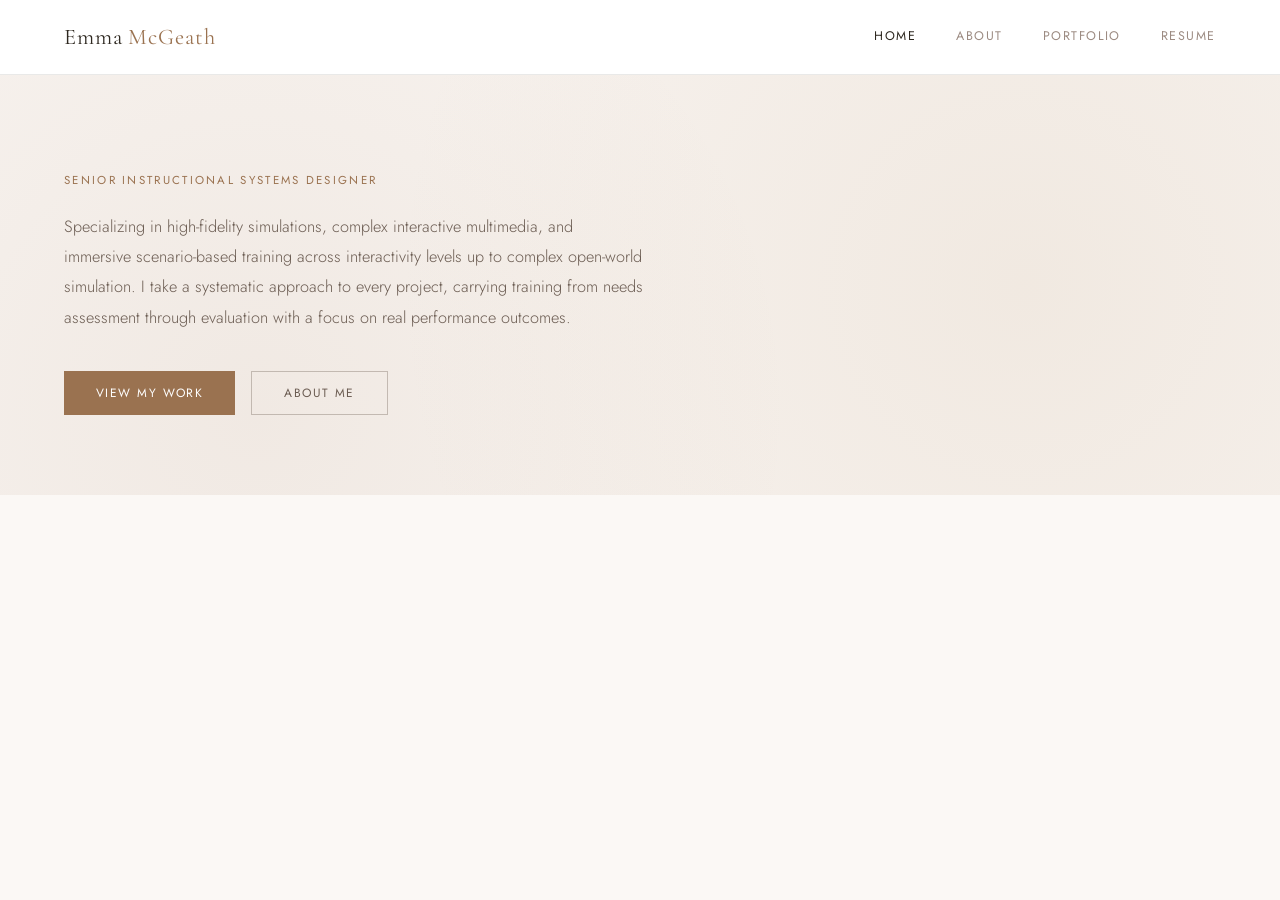
<file: index.html>
<!DOCTYPE html>
<html lang="en">
<head>
<meta charset="UTF-8">
<meta name="viewport" content="width=device-width, initial-scale=1.0">
<meta name="description" content="Senior Instructional Systems Designer specializing in high-fidelity simulations, complex interactive multimedia, and immersive scenario-based training. Also known as Learning Experience Designer, Curriculum Developer, Training Systems Analyst, Learning and Development Specialist.">
<title>Emma McGeath | Instructional Systems Designer</title>
<link href="https://fonts.googleapis.com/css2?family=Cormorant+Garamond:ital,wght@0,300;0,400;0,500;1,300;1,400&family=Jost:wght@300;400;500&display=swap" rel="stylesheet">
<style>
*{margin:0;padding:0;box-sizing:border-box}
:root{
  --stone:#2E2820;
  --warm-dark:#4A3F38;
  --warm-mid:#6B5C52;
  --taupe:#9C8B82;
  --sand:#C8B8B0;
  --blush:#EFE6DF;
  --blush-light:#F7F2EE;
  --cream:#FBF8F5;
  --white:#FFFFFF;
  --gold:#9A7250;
  --gold-light:#C4A882;
  --text:#2E2820;
  --muted:#7A6A60;
}
html{scroll-behavior:smooth}
body{font-family:'Jost',sans-serif;background:var(--cream);color:var(--text);line-height:1.6;font-weight:300}

nav{
  background:var(--white);
  border-bottom:0.5px solid rgba(46,40,32,0.1);
  padding:1.2rem 4rem;
  display:flex;
  justify-content:space-between;
  align-items:center;
  position:sticky;top:0;z-index:100;
}
.logo{
  font-family:'Cormorant Garamond',serif;
  color:var(--stone);
  font-size:1.4rem;
  font-weight:400;
  letter-spacing:0.04em;
}
.logo span{color:var(--gold)}
.nav-links{display:flex;gap:2.5rem;align-items:center}
.nav-links a{
  color:var(--taupe);
  text-decoration:none;
  font-size:0.78rem;
  font-weight:400;
  letter-spacing:0.12em;
  text-transform:uppercase;
  transition:color 0.25s;
  cursor:pointer;
}
.nav-links a:hover,.nav-links a.active{color:var(--stone)}

section{display:none}
section.active{display:block}

.hero{
  background:var(--blush-light);
  min-height:420px;
  display:flex;
  align-items:center;
  padding:5rem 4rem 4rem;
  position:relative;
  overflow:hidden;
}
.hero-texture{
  position:absolute;
  inset:0;
  background-image:radial-gradient(circle at 80% 50%, rgba(196,168,130,0.12) 0%, transparent 60%),
    radial-gradient(circle at 20% 80%, rgba(154,114,80,0.07) 0%, transparent 50%);
}
.hero-ring{
  position:absolute;
  right:-100px;top:50%;transform:translateY(-50%);
  width:500px;height:500px;
  border-radius:50%;
  border:0.5px solid rgba(154,114,80,0.15);
}
.hero-ring2{
  position:absolute;
  right:-40px;top:50%;transform:translateY(-50%);
  width:360px;height:360px;
  border-radius:50%;
  border:0.5px solid rgba(154,114,80,0.1);
}
.hero-inner{max-width:660px;position:relative;z-index:1}
.hero-eyebrow{
  font-size:0.72rem;
  letter-spacing:0.2em;
  text-transform:uppercase;
  color:var(--gold);
  font-weight:400;
  margin-bottom:1.4rem;
}
.hero-sub{
  color:var(--warm-mid);
  font-size:1.02rem;
  font-weight:300;
  max-width:580px;
  margin-bottom:2.4rem;
  line-height:1.85;
}
.cta-row{display:flex;gap:1rem;flex-wrap:wrap}
.btn-primary{
  background:var(--gold);
  color:var(--white);
  padding:0.75rem 2rem;
  font-family:'Jost',sans-serif;
  font-size:0.75rem;
  font-weight:400;
  letter-spacing:0.12em;
  text-transform:uppercase;
  cursor:pointer;
  border:none;
  transition:background 0.25s;
}
.btn-primary:hover{background:var(--warm-dark)}
.btn-ghost{
  background:transparent;
  color:var(--warm-mid);
  padding:0.75rem 2rem;
  font-family:'Jost',sans-serif;
  font-size:0.75rem;
  font-weight:400;
  letter-spacing:0.12em;
  text-transform:uppercase;
  cursor:pointer;
  border:0.5px solid rgba(107,92,82,0.35);
  transition:border-color 0.25s,color 0.25s;
}
.btn-ghost:hover{border-color:var(--warm-mid);color:var(--stone)}

.stats-bar{
  background:var(--white);
  border-bottom:0.5px solid rgba(46,40,32,0.07);
  padding:1.6rem 4rem;
  display:flex;
  gap:0;
}
.stat{
  flex:1;
  padding-right:2rem;
  border-right:0.5px solid rgba(46,40,32,0.08);
  margin-right:2rem;
}
.stat:last-child{border-right:none;margin-right:0}
.stat-num{
  font-family:'Cormorant Garamond',serif;
  color:var(--stone);
  font-size:1.6rem;
  font-weight:400;
  line-height:1.2;
}
.stat-label{
  color:var(--taupe);
  font-size:0.72rem;
  letter-spacing:0.1em;
  text-transform:uppercase;
  margin-top:0.15rem;
}

.page-content{padding:4rem 4rem;max-width:1060px;margin:0 auto}

.section-label{
  font-size:0.68rem;
  letter-spacing:0.2em;
  text-transform:uppercase;
  color:var(--gold);
  font-weight:400;
  margin-bottom:0.5rem;
}
.section-title{
  font-family:'Cormorant Garamond',serif;
  font-size:2.1rem;
  font-weight:400;
  color:var(--stone);
  margin-bottom:2.8rem;
  padding-bottom:1.2rem;
  border-bottom:0.5px solid rgba(46,40,32,0.1);
}

.about-layout{display:grid;grid-template-columns:1fr 300px;gap:0;align-items:start}
.about-main{padding-right:3rem;border-right:0.5px solid rgba(46,40,32,0.1)}
.about-sidebar{padding-left:3rem}
.about-text p{
  color:var(--muted);
  font-weight:300;
  line-height:1.9;
  margin-bottom:1.1rem;
  font-size:0.93rem;
}
.about-text p strong{color:var(--muted);font-weight:300}

.title-pills{
  display:flex;
  flex-wrap:wrap;
  gap:0.5rem;
  margin-top:1.8rem;
  padding-top:1.6rem;
  border-top:0.5px solid rgba(46,40,32,0.08);
}
.title-pill{
  background:var(--blush);
  color:var(--warm-mid);
  padding:0.3rem 0.85rem;
  font-size:0.93rem;
  letter-spacing:0.03em;
  border:0.5px solid rgba(154,114,80,0.18);
}

.sidebar{display:flex;flex-direction:column;gap:0}
.sidebar-block{padding:1.4rem 0;border-bottom:0.5px solid rgba(46,40,32,0.08)}
.sidebar-block:first-child{padding-top:0}
.sidebar-block:last-child{border-bottom:none}
.sidebar-heading{
  font-size:0.78rem;
  letter-spacing:0.18em;
  text-transform:uppercase;
  color:var(--gold);
  font-weight:400;
  margin-bottom:0.9rem;
}
.about-main .sidebar-list{list-style:disc;padding-left:1.2rem}
.about-main .sidebar-list li{
  padding:0.35rem 0;
  border-bottom:none;
  font-size:0.93rem;
  color:var(--muted);
  font-weight:300;
  line-height:1.6;
  display:list-item;
}
.about-main .sidebar-list li::marker{color:var(--sand)}
.sidebar-list li{
  padding:0.45rem 0;
  border-bottom:0.5px solid rgba(46,40,32,0.05);
  font-size:0.93rem;
  color:var(--muted);
  font-weight:300;
  line-height:1.5;
}
.sidebar-list li:last-child{border-bottom:none}
.sidebar-list li strong{color:var(--warm-dark);font-weight:400}
.sidebar-list li span{
  display:block;
  font-size:0.82rem;
  color:var(--taupe);
  margin-top:0.1rem;
}

.portfolio-grid{display:grid;grid-template-columns:repeat(3,1fr);gap:1.4rem}
.portfolio-card{
  background:var(--white);
  border:0.5px solid rgba(46,40,32,0.09);
  transition:transform 0.25s,box-shadow 0.25s;
  display:flex;
  flex-direction:column;
}
.portfolio-card:hover{transform:translateY(-4px);box-shadow:0 12px 32px rgba(46,40,32,0.08)}
.card-thumb{
  height:156px;
  display:flex;
  align-items:center;
  justify-content:center;
  font-size:2.6rem;
}
.card-thumb.warm{background:#F2E8DF}
.card-thumb.blue{background:#E4ECF4}
.card-thumb.teal{background:#DFF0EA}
.card-body{padding:1.3rem;flex:1;display:flex;flex-direction:column}
.card-tag{
  font-size:0.67rem;
  letter-spacing:0.14em;
  text-transform:uppercase;
  color:var(--gold);
  font-weight:400;
  margin-bottom:0.5rem;
}
.card-title{
  font-family:'Cormorant Garamond',serif;
  font-size:1.15rem;
  font-weight:400;
  color:var(--stone);
  margin-bottom:0.5rem;
  line-height:1.3;
}
.card-desc{font-size:0.93rem;color:var(--muted);font-weight:300;line-height:1.65;flex:1}
.nda-note{
  margin-top:0.9rem;
  padding-top:0.9rem;
  border-top:0.5px solid rgba(46,40,32,0.07);
  font-size:0.76rem;
  color:var(--taupe);
  font-style:italic;
  line-height:1.6;
}

.detail-back{
  display:inline-flex;
  align-items:center;
  gap:0.5rem;
  font-size:0.78rem;
  letter-spacing:0.1em;
  text-transform:uppercase;
  color:var(--taupe);
  cursor:pointer;
  margin-bottom:2.5rem;
  transition:color 0.2s;
}
.detail-back:hover{color:var(--stone)}
.detail-section{
  margin-bottom:3rem;
  padding-bottom:3rem;
  border-bottom:0.5px solid rgba(46,40,32,0.08);
}
.detail-section:last-child{border-bottom:none}
.detail-section-title{
  font-family:'Cormorant Garamond',serif;
  font-size:1.4rem;
  font-weight:400;
  color:var(--stone);
  margin-bottom:1.2rem;
}
.detail-placeholder{
  background:var(--blush-light);
  border:0.5px dashed rgba(154,114,80,0.3);
  padding:2rem;
  color:var(--taupe);
  font-size:0.93rem;
  font-weight:300;
  font-style:italic;
  line-height:1.7;
  margin-bottom:1.2rem;
}
.detail-link{
  display:inline-block;
  background:var(--blush);
  border:0.5px solid rgba(154,114,80,0.25);
  color:var(--gold);
  font-size:0.78rem;
  letter-spacing:0.08em;
  text-transform:uppercase;
  padding:0.6rem 1.4rem;
  cursor:pointer;
  transition:background 0.2s;
}
.detail-link:hover{background:var(--sand)}
  background:var(--white);
  border:0.5px solid rgba(46,40,32,0.09);
  padding:2.5rem 3rem;
  max-width:680px;
  margin:0 auto;
  text-align:center;
}
.resume-title{
  font-family:'Cormorant Garamond',serif;
  font-size:1.6rem;
  font-weight:400;
  color:var(--stone);
  margin-bottom:0.6rem;
}
.resume-sub{
  font-size:0.93rem;
  color:var(--muted);
  font-weight:300;
  line-height:1.8;
  margin-bottom:0.5rem;
}
.resume-note{
  font-size:0.82rem;
  color:var(--taupe);
  font-style:italic;
  margin-bottom:2rem;
}
.resume-specs{
  display:flex;
  justify-content:center;
  gap:2.5rem;
  padding:1.5rem 0;
  border-top:0.5px solid rgba(46,40,32,0.08);
  border-bottom:0.5px solid rgba(46,40,32,0.08);
  margin-bottom:2rem;
  flex-wrap:wrap;
}
.resume-spec-item{text-align:center}
.resume-spec-label{font-size:0.68rem;letter-spacing:0.14em;text-transform:uppercase;color:var(--taupe);margin-bottom:0.2rem}
.resume-spec-val{font-size:0.93rem;color:var(--warm-dark);font-weight:400}
</style>
</head>
<body>

<nav>
  <div class="logo" onclick="show('home')" style="cursor:pointer">Emma <span>McGeath</span></div>
  <div class="nav-links">
    <a onclick="show('home')" id="nav-home">Home</a>
    <a onclick="show('about')" id="nav-about">About</a>
    <a onclick="show('portfolio')" id="nav-portfolio">Portfolio</a>
    <a onclick="show('resume')" id="nav-resume">Resume</a>
  </div>
</nav>

<section id="hero-section" class="active">
  <div class="hero">
    <div class="hero-texture"></div>
    <div class="hero-inner">
      <div class="hero-eyebrow">Senior Instructional Systems Designer</div>
      <p class="hero-sub">Specializing in high-fidelity simulations, complex interactive multimedia, and immersive scenario-based training across interactivity levels up to complex open-world simulation. I take a systematic approach to every project, carrying training from needs assessment through evaluation with a focus on real performance outcomes.</p>
      <div class="cta-row">
        <button class="btn-primary" onclick="show('portfolio')">View my work</button>
        <button class="btn-ghost" onclick="show('about')">About me</button>
      </div>
    </div>
  </div>
</section>

<section id="about">
  <div class="page-content">
    <div class="section-label">Background</div>
    <div class="section-title">About me</div>
    <div class="about-layout">
      <div class="about-main">
        <div class="about-text">
          <p>I am a Senior Instructional Systems Designer with a systematic approach to training development. I carry projects through every phase, from needs assessment through evaluation, and care just as much about the thinking behind a course as the experience of taking it.</p>
          <p>My specialty is high-fidelity, highly interactive courseware: simulations, branching scenarios, gamified skill progressions, and complex interactive multimedia that mirrors the demands of real-world environments. I bring human factors principles into my design process to ensure training is not only engaging but genuinely effective.</p>
          <p>My work is grounded in a strong academic foundation in psychology and research. I have contributed to human factors research labs and bring that same rigor to how I approach instructional problems, treating design as a discipline informed by evidence, not intuition.</p>
        </div>
        <div style="margin-top:2.5rem">
          <div class="sidebar-block" style="padding-top:0">
            <div class="sidebar-heading">Instructional Systems Design Models</div>
            <p style="font-size:0.93rem;color:var(--muted);font-weight:300;line-height:1.7;margin-bottom:1rem">My process draws from established models and adapts based on what the project actually needs. The models that I use the most are listed below, though my approach is not limited to them.</p>
            <ul class="sidebar-list">
              <li>Analysis, Design, Development, Implementation, and Evaluation (ADDIE)</li>
              <li>Successive Approximation Model (SAM)</li>
              <li>Dick, Carey, and Carey systematic design model</li>
            </ul>
          </div>
          <div class="sidebar-block">
            <div class="sidebar-heading">Analysis Methodologies</div>
            <p style="font-size:0.93rem;color:var(--muted);font-weight:300;line-height:1.7;margin-bottom:1rem">When I have the opportunity to do the analysis work, I make the most of it. It informs everything that comes after.</p>
            <ul class="sidebar-list">
              <li>Training needs analysis and performance gap analysis</li>
              <li>Learner, task, and context analysis</li>
              <li>Cognitive Task Analysis</li>
              <li>Risk and consequence analysis</li>
            </ul>
          </div>
          <div class="sidebar-block">
            <div class="sidebar-heading">Modalities</div>
            <p style="font-size:0.93rem;color:var(--muted);font-weight:300;line-height:1.7;margin-bottom:1rem">I work across a range of delivery modalities and am comfortable moving between them. What is listed below represents my most common experience.</p>
            <ul class="sidebar-list">
              <li>eLearning (asynchronous self-paced)</li>
              <li>Instructor-led training (ILT)</li>
              <li>Interactive courseware (ICW/IMI)</li>
              <li>Synchronous virtual instruction</li>
              <li>Blended learning</li>
              <li>Scenario-based and simulation training</li>
              <li>Gamified learning experiences</li>
            </ul>
          </div>
          <div class="sidebar-block">
            <div class="sidebar-heading">Instructional Deliverables</div>
            <p style="font-size:0.93rem;color:var(--muted);font-weight:300;line-height:1.7;margin-bottom:1rem">The deliverables I produce are shaped by the project. The list below captures common outputs but every engagement looks a little different.</p>
            <ul class="sidebar-list">
              <li>Learning objectives and course sequencing documents</li>
              <li>Interaction design specifications and storyboards</li>
              <li>Style guides, evaluation plans, and assessments</li>
            </ul>
          </div>
          <div class="sidebar-block">
            <div class="sidebar-heading">Cognitive and Learning Design Frameworks</div>
            <p style="font-size:0.93rem;color:var(--muted);font-weight:300;line-height:1.7;margin-bottom:1rem">My practice is informed by learning science research and I work to stay current as the field evolves. The frameworks below are the ones I draw on most consistently, though they represent a portion of a broader foundation.</p>
            <ul class="sidebar-list">
              <li>Cognitive Load Theory (Sweller)</li>
              <li>Cognitive Theory of Multimedia Learning (Mayer)</li>
              <li>Bloom's Taxonomy, Revised</li>
              <li>Gagné's Nine Events of Instruction</li>
              <li>Keller's Attention, Relevance, Confidence, and Satisfaction (ARCS) Motivation Model</li>
              <li>Learning Experience Design</li>
              <li>Adult learning theory</li>
            </ul>
          </div>
        </div>
      </div>
      <div class="about-sidebar">
        <div class="sidebar">
          <div class="sidebar-block" style="padding-top:0">
            <div class="sidebar-heading">Education</div>
            <ul class="sidebar-list">
              <li>
                <strong>M.A. Instructional Design & Technology</strong>
                <span>University of Central Florida, 2018</span>
              </li>
              <li>
                <strong>B.S. Psychology</strong>
                <span>University of Central Florida, 2016</span>
              </li>
            </ul>
          </div>
          <div class="sidebar-block">
            <div class="sidebar-heading">Credentials</div>
            <ul class="sidebar-list">
              <li>
                <strong>Articulate Storyline and Rise Certificate</strong>
                <span>Oregon State University Professional and Continuing Education, 2026</span>
              </li>
            </ul>
          </div>
          <div class="sidebar-block">
            <div class="sidebar-heading">Software</div>
            <ul class="sidebar-list">
              <li>Articulate Storyline 360</li>
              <li>Articulate Rise 360</li>
              <li>Captivate</li>
              <li>Canvas LMS</li>
              <li>Canva</li>
              <li>Microsoft Office Suite</li>
              <li>AI Platforms</li>
              <li>Merge, Manage, Modernize eLearning Development (MELD)</li>
              <li>Authoring Instructional Materials (AIM)</li>
            </ul>
          </div>
          <div class="sidebar-block">
            <div class="sidebar-heading">Related Position Titles</div>
            <ul class="sidebar-list">
              <li>Instructional Systems Designer</li>
              <li>Learning Experience Designer</li>
              <li>Curriculum Developer</li>
              <li>Learning & Development Specialist</li>
              <li>Training Systems Analyst</li>
            </ul>
          </div>
        </div>
      </div>
    </div>
  </div>
</section>

<section id="portfolio">
  <div class="page-content">
    <div class="section-label">Selected work</div>
    <div class="section-title">Portfolio</div>
    <div class="portfolio-grid">
      <div class="portfolio-card" onclick="show('op-opportunity')" style="cursor:pointer">
        <div class="card-thumb warm" style="padding:0;overflow:hidden;height:auto">
          <img src="op-opportunity-thumb.jpg" alt="Operation Opportunity" style="width:100%;height:auto;display:block">
        </div>
        <div class="card-body">
          <div class="card-tag">Interactivity · Scenario-Based · Branching</div>
          <div class="card-title">Operation Opportunity</div>
          <div class="card-desc">Mars Rover Operator Certification course. A highly interactive, scenario-based eLearning experience built with Articulate Storyline 360, Blender, and Procreate.</div>
        </div>
      </div>
      <div class="portfolio-card">
        <div class="card-thumb blue">📐</div>
        <div class="card-body">
          <div class="card-tag">Analysis · Systems Design · Core Deliverables</div>
          <div class="card-title">DoD Systems Design & Storyboarding</div>
          <div class="card-desc">A collection of instructional analysis documents, systems design frameworks, and core instructional deliverables from multiple DoD projects.</div>
          <div class="nda-note">These samples represent the type of work completed across these projects. All identifying and sensitive information has been removed or replaced to protect PII and contract confidentiality.</div>
        </div>
      </div>
    </div>
  </div>
</section>

<section id="op-opportunity">
  <div class="page-content">
    <div class="detail-back" onclick="show('portfolio')">&#8592; Back to Portfolio</div>
    <div class="section-label">Portfolio</div>
    <div class="section-title">Operation Opportunity: Mars Rover Operator Certification</div>

    <div class="detail-section">
      <div class="detail-section-title">The Course</div>
      <div class="detail-placeholder">
        Project description placeholder. Describe the course, the learner experience, the interactions, and what makes it notable. Replace this text when ready.
      </div>
      <iframe src="Oporation-Opportunity-M2L2-Meet-the-Turret/story.html" width="100%" height="600px" style="border:0.5px solid rgba(46,40,32,0.1);margin-bottom:1rem;display:block;" allowfullscreen></iframe>
      <a class="detail-link" href="Oporation-Opportunity-M2L2-Meet-the-Turret/story.html" target="_blank">View the course in full screen</a>
    </div>

    <div class="detail-section">
      <div class="detail-section-title">Front-End Analysis</div>
      <div class="detail-placeholder">
        Analysis description placeholder. Describe the scope of the analysis work, the frameworks applied, and what documents are included. Replace this text when ready.
      </div>
      <div class="detail-link">View the analysis document [placeholder]</div>
    </div>

  </div>
</section>

<section id="resume">
  <div class="page-content">
    <div class="section-label">Experience</div>
    <div class="section-title">Resume</div>
    <div class="resume-block">
      <div class="resume-title">Emma McGeath</div>
      <div class="resume-sub">Senior Instructional Systems Designer with broad experience in full-lifecycle training development, from needs assessment through evaluation, specializing in complex interactive media and simulation design.</div>
      <div class="resume-note">Full resume available upon request.</div>
      <button class="btn-primary" onclick="window.location.href='mailto:your@email.com'">Request my resume</button>
    </div>
  </div>
</section>

<script>
function show(id){
  document.querySelectorAll('section').forEach(s=>s.classList.remove('active'));
  document.getElementById(id==='home'?'hero-section':id).classList.add('active');
  document.querySelectorAll('.nav-links a').forEach(a=>a.classList.remove('active'));
  const navEl=document.getElementById('nav-'+id);
  if(navEl)navEl.classList.add('active');
  window.scrollTo(0,0);
}
show('home');
</script>
</body>
</html>
</file>
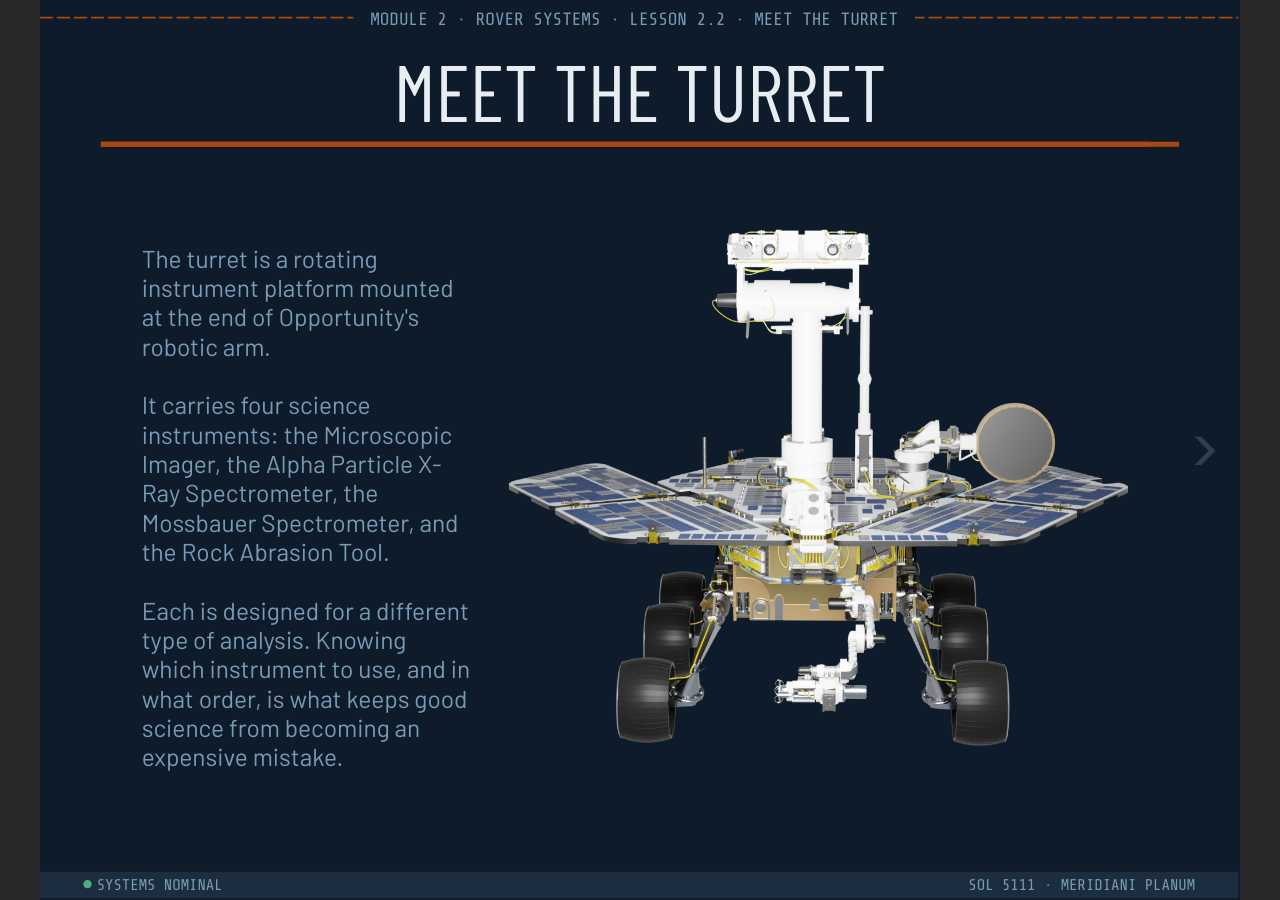
<file: story.html>
﻿<!doctype html>
<html lang="en-US">
<head>
  <meta charset="utf-8">
  <!-- Created using Storyline 360 x64 - http://www.articulate.com  -->
  <!-- version: 3.118.37034.0 -->
  <title>2.2 Meet the Turret</title>
  <meta http-equiv="x-ua-compatible" content="IE=edge"/>
  <meta name="viewport" content="width=device-width,initial-scale=1,user-scalable=no,shrink-to-fit=no,minimal-ui"/>
  <meta name="apple-mobile-web-app-capable" content="yes"/>
  <style>
    html, body { height: 100%; padding: 0; margin: 0 }
    #app { height: 100%; width: 100%; }
  </style>

  <script>
    window.DS = {};
    window.globals = {
      DATA_PATH_BASE: '',
      HAS_FRAME: true,
      HAS_SLIDE: true,

      lmsPresent: false,
      tinCanPresent: false,
      cmi5Present: false,
      aoSupport: false,
      scale: 'Scaled',
      captureRc: false,
      browserSize: 'optimal',
      bgColor: '#282828',
      features: 'DropInBase,JsInteractions,LoadPromiseUpgrade,Localization,LocalizationTimeline,MediaPromiseUpgrade,PlayerMemoryEnhancements,PlayerSizeOption,SlideLevelScale',
      themeName: 'unified',
      preloaderColor: '#FFFFFF',
      suppressAnalytics: false,
      productChannel: 'stable',
      publishSource: 'storyline',
      aid: 'aid|9ab9e292-c8ee-5545-9217-97b878c78a04',
      cid: 'bf76b0e9-0ce4-47c0-a875-9e9245b0ba0e',
      playerVersion: '3.118.37034.0',
      publishTimestamp: '2026-06-24T14:55:55.1426355Z',
      maxIosVideoElements: 10,
      connectionSettings: { message: 'You%20are%20offline.%20Trying%20to%20reconnect...', useDarkTheme: false, mode: 'disabled' },
      hasFeature: function(feature) {
        return this.features.split(',').includes(feature);
      },
      
      parseParams: function(qs) {
        if (window.globals.parsedParams != null) {
          return window.globals.parsedParams;
        }
        qs = (qs || window.location.search.substr(1)).split('+').join(' ');
        var params = {},
            tokens,
            re = /[?&]?([^=]+)=([^&]*)/g;

        while (tokens = re.exec(qs)) {
          params[decodeURIComponent(tokens[1]).trim()] =
            decodeURIComponent(tokens[2]).trim();
        }
        window.globals.parsedParams = params;
        return params;
      }

    };

    if (window.flagsUnderTest != null) {
      window.globals.features = window.flagsUnderTest.reduce((accum, feature) => {
        if (!accum.includes(feature)) {
          accum.push(feature);
        }
        return accum;
      }, window.globals.features.split(',')).join();
    }
  </script>
  <script>
    var isIe11 = ('ActiveXObject' in window || window.MSBlobBuilder != null)
      && window.msCrypto != null && !window.ActiveXObject;
    if (isIe11) {
      window.globals.unsupportedBrowser = true;
      document.write(atob('[base64]'));
    }
  </script>

  <script>
    if (window.globals.hasFeature('Localization')) {
      
      
    }
  </script>

  
  
  <script>window.THREE = { };</script>
  
</head>
<body style="background: #282828" class="cs-HTML theme-unified">
  <!-- 360 -->
  <script>!function(){var e,i=/iPhone/i,o=/iPod/i,n=/iPad/i,t=/\biOS-universal(?:.+)Mac\b/i,r=/\bAndroid(?:.+)Mobile\b/i,a=/Android/i,d=/(?:SD4930UR|\bSilk(?:.+)Mobile\b)/i,p=/Silk/i,l=/Windows Phone/i,u=/\bWindows(?:.+)ARM\b/i,b=/BlackBerry/i,s=/BB10/i,c=/Opera Mini/i,f=/\b(CriOS|Chrome)(?:.+)Mobile/i,h=/Mobile(?:.+)Firefox\b/i,v=function(e){return void 0!==e&&"MacIntel"===e.platform&&"number"==typeof e.maxTouchPoints&&e.maxTouchPoints>1&&"undefined"==typeof MSStream};e=function(e){var m={userAgent:"",platform:"",maxTouchPoints:0};e||"undefined"==typeof navigator?"string"==typeof e?m.userAgent=e:e&&e.userAgent&&(m={userAgent:e.userAgent,platform:e.platform,maxTouchPoints:e.maxTouchPoints||0}):m={userAgent:navigator.userAgent,platform:navigator.platform,maxTouchPoints:navigator.maxTouchPoints||0};var g=m.userAgent,y=g.split("[FBAN");void 0!==y[1]&&(g=y[0]),void 0!==(y=g.split("Twitter"))[1]&&(g=y[0]);var A=function(e){return function(i){return i.test(e)}}(g),w={apple:{phone:A(i)&&!A(l),ipod:A(o),tablet:!A(i)&&(A(n)||v(m))&&!A(l),universal:A(t),device:(A(i)||A(o)||A(n)||A(t)||v(m))&&!A(l)},amazon:{phone:A(d),tablet:!A(d)&&A(p),device:A(d)||A(p)},android:{phone:!A(l)&&A(d)||!A(l)&&A(r),tablet:!A(l)&&!A(d)&&!A(r)&&(A(p)||A(a)),device:!A(l)&&(A(d)||A(p)||A(r)||A(a))||A(/\bokhttp\b/i)},windows:{phone:A(l),tablet:A(u),device:A(l)||A(u)},other:{blackberry:A(b),blackberry10:A(s),opera:A(c),firefox:A(h),chrome:A(f),device:A(b)||A(s)||A(c)||A(h)||A(f)},any:!1,phone:!1,tablet:!1};return w.any=w.apple.device||w.android.device||w.windows.device||w.other.device,w.phone=w.apple.phone||w.android.phone||w.windows.phone,w.tablet=w.apple.tablet||w.android.tablet||w.windows.tablet,w}(),"object"==typeof exports&&"undefined"!=typeof module?module.exports=e:"function"==typeof define&&define.amd?define((function(){return e})):this.isMobile=e}();
    window.isMobile.apple.tablet = window.isMobile.apple.tablet ||
      (navigator.platform === 'MacIntel' && navigator.maxTouchPoints > 1);
    window.isMobile.apple.device = window.isMobile.apple.device || window.isMobile.apple.tablet;
    window.isMobile.tablet = window.isMobile.tablet || window.isMobile.apple.tablet;
    window.isMobile.any = window.isMobile.any || window.isMobile.apple.tablet;
  </script>

  <div id="focus-sink" tabindex="-1"></div>

  <div id="preso"></div>
  <script>
    (function() {

      var classTypes = [ 'desktop', 'mobile', 'phone', 'tablet' ];

      var addDeviceClasses = function(prefix, testObj) {
        var curr, i;
        for (i = 0; i < classTypes.length; i++) {
          curr = classTypes[i];
          if (testObj[curr]) {
            document.body.classList.add(prefix + curr);
          }
        }
      };

      var params = window.globals.parseParams(),
          isDevicePreview = params.devicepreview === '1',
          isPhoneOverride = params.deviceType === 'phone' || (isDevicePreview && params.phone == '1'),
          isTabletOverride = (params.deviceType === 'tablet' || isDevicePreview) && !isPhoneOverride,
          isMobileOverride = isPhoneOverride || isTabletOverride;

      var deviceView = {
        desktop: !window.isMobile.any && !isMobileOverride,
        mobile: window.isMobile.any || isMobileOverride,
        phone: isPhoneOverride || (window.isMobile.phone && !isTabletOverride),
        tablet: isTabletOverride || window.isMobile.tablet
      };

      window.globals.deviceView = deviceView;
      window.isMobile.desktop = !window.isMobile.any;
      window.isMobile.mobile = window.isMobile.any;

      addDeviceClasses('view-', deviceView);

    })();
  </script>
  
  <script src='story_content/triggers.js' type=text/javascript></script>
<script src='story_content/user.js' type=text/javascript></script>
  <div class="slide-loader"></div>

  <script>
    var doc = document, loader = doc.body.querySelector('.slide-loader'); [ 1, 2, 3 ].forEach(function(n) { var d = doc.createElement('div'); d.style.backgroundColor = window.globals.preloaderColor; d.classList.add('mobile-loader-dot'); d.classList.add('dot' + n); loader.appendChild(d); });
  </script>

  <div class="mobile-load-title-overlay" style="display: none">
    <div class="mobile-load-title">2.2 Meet the Turret</div>
  </div>

  <div class="mobile-chrome-warning"></div>

  
<style>
  .warn-connection-dialog {
    display: none;
    background: transparent;
    pointer-events: all;
    position: fixed;
    left: 0;
    top: 0;
    width: 100%;
    height: 100%;
    z-index: 999;
  }

  .warn-connection-content {
    pointer-events: all;
    border-radius: 4px;
    background: white;
    border: 1px solid #E7E7E7;
    color: #333333;
    box-shadow: 0 2px 4px rgba(0, 0, 0, 0.25);
    transition: all 150ms ease-out;
    position: absolute;
    white-space: nowrap;
  }

  .view-phone.is-landscape .warn-connection-content {
    left: 23px;
    bottom: 23px;
  }

  .view-tablet.is-landscape .warn-connection-content {
    left: 50%;
    top: 20px;
    transform: translateX(-50%);
  }

  .view-mobile.is-portrait .warn-connection-content {
    transform: translate(-50%, calc(-100% - 15px));
  }

  .warn-connection-content p {
    display: inline-block;
    margin: 0 8px 0 0;
    line-height: 33px;
    font-size: 11px;
  }

  .warn-connection-content svg {
    position: relative;
    vertical-align: middle;
    margin: 0 2px 2px 8px;
  }

  .view-desktop .warn-connection-content {
    left: 1.5em;
    bottom: 1.5em;
  }

  .view-desktop .warn-connection-content p {
    font-size: 1.1em;
  }

  .is-offline .warn-connection-dialog {
    display: block;
  }

  .is-offline .cs-panel * {
    pointer-events: none !important;
  }

  .is-offline .cs-panel {
    pointer-events: all !important;
  }

  .is-offline #nav-controls * {
    pointer-events: none !important;
  }

  .is-offline #nav-controls {
    pointer-events: all !important;
  }
</style>

<div class="warn-connection-dialog" role="alertdialog" aria-modal="true" tabindex="0" aria-labelledby="warn-connection-message">
  <div class="warn-connection-content">
    <svg width="17" height="15" viewBox="0 0 17 15" xmlns="http://www.w3.org/2000/svg">
      <path fill="#8F0000" stroke="white" d="M16.07,12.98 L15.88,12.23 L9.51,1.21 C8.97,0.26,7.6,0.26,7.06,1.21 L0.69,12.23 C0.15,13.16,0.81,14.36,1.91,14.36 H14.65 C15.47,14.36,16.05,13.7,16.07,12.98 Z"/>
      <path fill="white" stroke="white" d="M8.58,5.5 C8.35,5.28,8.5,5.35,8.21,5.32 C8.09,5.35,7.97,5.49,7.96,5.67 C7.97,5.79,7.98,5.92,7.98,6.04 L7.98,6.04 C7.99,6.17,8,6.31,8.01,6.43 L8.01,6.44 C8.03,6.92,8.06,7.41,8.09,7.9 L8.09,7.9 C8.12,8.39,8.14,8.88,8.17,9.37 C8.17,9.39,8.18,9.42,8.2,9.44 C8.23,9.46,8.25,9.47,8.28,9.47 C8.31,9.47,8.34,9.46,8.35,9.44 C8.37,9.43,8.38,9.4,8.39,9.35 L8.39,9.34 C8.39,9.24,8.4,9.15,8.4,9.05 L8.4,9.05 C8.41,8.96,8.41,8.86,8.42,8.75 C8.43,8.44,8.45,8.12,8.47,7.81 L8.47,7.81 C8.49,7.49,8.51,7.18,8.53,6.87 C8.55,6.46,8.56,6.05,8.59,5.64 L8.6,5.62 C8.6,5.57,8.59,5.53,8.58,5.5 L8.21,5.32 Z"/>
      <circle fill="white" stroke="white" cx="8.3" cy="11.35" r="0.3"/>
    </svg>
    <p id="warn-connection-message">You are offline. Trying to reconnect...</p>
  </div>
</div>

<script>
  (function() {
    window.DS.connection = {
      warningShown: false,
      assets: {},
      loadingAssetGroup: false,
      retryDelay: 500
    };

    var connectionSettings = window.globals.connectionSettings || {};

    var useConnectionMessages = window.AbortController != null &&
      window.location.protocol != 'file:' &&
      connectionSettings.mode === 'normal';

    window.DS.connection.useConnectionMessages = useConnectionMessages;

    var assetCount = 0;
    var checkLoadedId;


    if (useConnectionMessages && connectionSettings != null) {
      var contentEl = document.querySelector('.warn-connection-content');
      var messageEl = contentEl.querySelector('p');

      if (connectionSettings.useDarkTheme) {
        contentEl.style.borderColor = '#BABBBA';
        contentEl.style.backgroundColor = '#282828';
        contentEl.style.color = '#FFFFFF';
      }

      if (connectionSettings.message != null) {
        messageEl.textContent = window.decodeURIComponent(connectionSettings.message);
      }
    }

    function checkAssetsReady() {
      for (var i in DS.connection.assets) {
        if (!DS.connection.assets[i].success) {
          return false;
        }
      }
      return true;
    }

    function stopAssetGroup() {
      if (!useConnectionMessages) { return; }

      assetCount = 0;

      DS.connection.oldAssetGroup = DS.connection.assets;
      DS.connection.assets = {};
      DS.connection.loadingAssetGroup = false;
      clearInterval(checkLoadedId);
    }

    function startAssetGroup() {
      if (!useConnectionMessages) { return; }
      var ticks = 0;
      clearInterval(checkLoadedId);
      checkLoadedId = setInterval(function() {
        var loaded = 0;
        if (assetCount === 0 && loaded === 0) {
          clearInterval(checkLoadedId);
          return;
        }

        for (var i in DS.connection.assets) {
          if (DS.connection.assets[i].success) {
            loaded++;
          }
        }

        if (assetCount === loaded && checkAssetsReady()) {
          for (var i in DS.connection.assets) {
            if (DS.connection.assets[i].action) {
              DS.connection.assets[i].action();
            }
          }
          hideWarning();
          stopAssetGroup();
        }
      }, 100)
    }

    function requiredAsset(url, action, retry, type) {
      if (!useConnectionMessages) { return; }
      if (DS.connection.assets[url]) { return; }

      DS.connection.assets[url] = {
        success: false, action: action, retry: retry, type: type
      };
      assetCount = Object.keys(DS.connection.assets).length;
      if (!DS.connection.loadingAssetGroup) {
        startAssetGroup();
      }
      DS.connection.loadingAssetGroup = true;
    }

    function assetLoaded(url) {
      if (!useConnectionMessages) { return; }
      if (DS.connection.assets[url]) {
        DS.connection.assets[url].success = true;
      }
    }

    function assetFailed(url) {
      if (!useConnectionMessages) { return; }
      if (!DS.connection.assets[url]) {
        if (/\.js$/.test(url) && url.indexOf('transcripts') === -1) {
          setTimeout(function() {
            if (DS.connection.lastSlideLoaded != null) {
              DS.connection.lastSlideLoaded();
            }
          }, DS.connection.retryDelay);
        }
        return;
      }
      if (!DS.connection.warningShown) { showWarning(); }
      if (DS.connection.assets[url].retry) {
        setTimeout(function() {
          if (!DS.connection.assets[url].success) {
            DS.connection.assets[url].retry()
          }
        }, DS.connection.retryDelay);
      }
    }

    function hideWarning() {
      document.body.classList.remove('is-offline');
      DS.connection.warningShown = false;
      enableKeys();
    }
    DS.connection.hideWarning = hideWarning

    function showWarning(btn) {
      document.body.classList.add('is-offline')
      DS.connection.warningShown = true;
      updateWarningPosition();
      disableKeys();
    }

    function updateWarningPosition() {
      if (!DS.connection.warningShown) {
        return;
      }

      var isPortrait = document.body.classList.contains('is-portrait');
      var isMobile = document.body.classList.contains('view-mobile');
      var warningEl = document.querySelector('.warn-connection-content');

      if (isPortrait && isMobile) {
        var slide = document.querySelector('.primary-slide');
        var slideRect = slide != null
          ? slide.getBoundingClientRect()
          : { top: window.innerHeight, left: 0, width: window.innerWidth };

        warningEl.style.top = `${slideRect.top}px`
        warningEl.style.left = `${slideRect.left + slideRect.width / 2}px`
      } else {
        warningEl.style.top = null;
        warningEl.style.left = null;
      }

      window.requestAnimationFrame(updateWarningPosition);
    }

    function onDisableKeyDown(e) {
      e.preventDefault();
      e.stopImmediatePropagation();
    }

    function onDisableKeyUp(e) {
      e.preventDefault();
      e.stopImmediatePropagation();
    }

    var accStyle = document.createElement('style');
    var warnDialogEl = document.querySelector('.warn-connection-dialog');

    function disableKeys() {
      if (DS.views && DS.views.nsStack && DS.views.nsStack.length === 1) {
        DS.views.nsStack[0].tabReachable = false
        DS.views.nsStack[0].updateTabIndex(true);
      }

      accStyle.innerHTML = '.acc-shadow-dom { display: none; }';
      document.body.appendChild(accStyle);

      warnDialogEl.parentNode.append(warnDialogEl);
      warnDialogEl.focus();
    }

    function enableKeys() {
      accStyle.remove();
      if (DS.views && DS.views.nsStack && DS.views.nsStack.length === 1 && DS.views.nsStack[0].name === '_frame') {
        DS.views.nsStack[0].tabReachable = true;
        DS.views.nsStack[0].updateTabIndex();
      }
    }

    // these will all be noops if the feature flag isn't set in
    // the data and `window.globals.features`
    DS.connection.requiredAsset = requiredAsset;
    DS.connection.assetLoaded = assetLoaded;
    DS.connection.assetFailed = assetFailed;
    DS.connection.stopAssetGroup = stopAssetGroup;
    DS.connection.startAssetGroup = startAssetGroup;
  })();
</script>


  <script>
    
    if (window.autoSpider && window.vInterfaceObject) {
      document.querySelector('.mobile-load-title-overlay').style.display = 'none';
    }
  </script>

  

  <link rel="stylesheet" href="html5/data/css/output.min.css" data-noprefix/>
</body>
<script src="html5/lib/scripts/bootstrapper.min.js"></script>
</html>
</file>
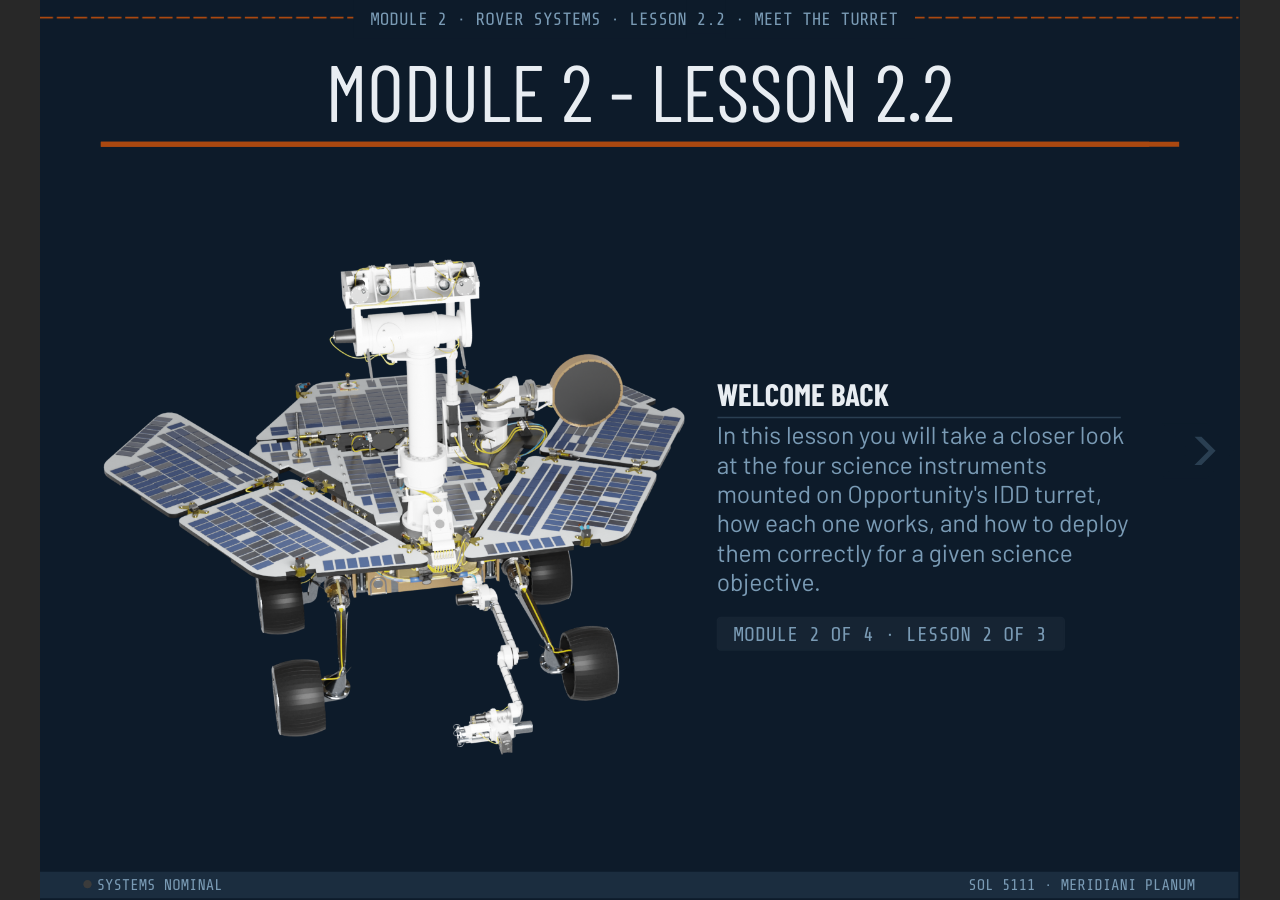
<file: Oporation-Opportunity-M2L2-Meet-the-Turret/story.html>
﻿<!doctype html>
<html lang="en-US">
<head>
  <meta charset="utf-8">
  <!-- Created using Storyline 360 x64 - http://www.articulate.com  -->
  <!-- version: 3.118.37034.0 -->
  <title>Oporation Opportunity M2L2 Meet the Turret</title>
  <meta http-equiv="x-ua-compatible" content="IE=edge"/>
  <meta name="viewport" content="width=device-width,initial-scale=1,user-scalable=no,shrink-to-fit=no,minimal-ui"/>
  <meta name="apple-mobile-web-app-capable" content="yes"/>
  <style>
    html, body { height: 100%; padding: 0; margin: 0 }
    #app { height: 100%; width: 100%; }
  </style>

  <script>
    window.DS = {};
    window.globals = {
      DATA_PATH_BASE: '',
      HAS_FRAME: true,
      HAS_SLIDE: true,

      lmsPresent: false,
      tinCanPresent: false,
      cmi5Present: false,
      aoSupport: false,
      scale: 'Scaled',
      captureRc: false,
      browserSize: 'optimal',
      bgColor: '#282828',
      features: 'DropInBase,JsInteractions,LoadPromiseUpgrade,Localization,LocalizationTimeline,MediaPromiseUpgrade,PlayerMemoryEnhancements,PlayerSizeOption,SlideLevelScale',
      themeName: 'unified',
      preloaderColor: '#FFFFFF',
      suppressAnalytics: false,
      productChannel: 'stable',
      publishSource: 'storyline',
      aid: 'aid|9ab9e292-c8ee-5545-9217-97b878c78a04',
      cid: 'bf76b0e9-0ce4-47c0-a875-9e9245b0ba0e',
      playerVersion: '3.118.37034.0',
      publishTimestamp: '2026-06-25T18:58:03.7015700Z',
      maxIosVideoElements: 10,
      connectionSettings: { message: 'You%20are%20offline.%20Trying%20to%20reconnect...', useDarkTheme: false, mode: 'disabled' },
      hasFeature: function(feature) {
        return this.features.split(',').includes(feature);
      },
      
      parseParams: function(qs) {
        if (window.globals.parsedParams != null) {
          return window.globals.parsedParams;
        }
        qs = (qs || window.location.search.substr(1)).split('+').join(' ');
        var params = {},
            tokens,
            re = /[?&]?([^=]+)=([^&]*)/g;

        while (tokens = re.exec(qs)) {
          params[decodeURIComponent(tokens[1]).trim()] =
            decodeURIComponent(tokens[2]).trim();
        }
        window.globals.parsedParams = params;
        return params;
      }

    };

    if (window.flagsUnderTest != null) {
      window.globals.features = window.flagsUnderTest.reduce((accum, feature) => {
        if (!accum.includes(feature)) {
          accum.push(feature);
        }
        return accum;
      }, window.globals.features.split(',')).join();
    }
  </script>
  <script>
    var isIe11 = ('ActiveXObject' in window || window.MSBlobBuilder != null)
      && window.msCrypto != null && !window.ActiveXObject;
    if (isIe11) {
      window.globals.unsupportedBrowser = true;
      document.write(atob('[base64]'));
    }
  </script>

  <script>
    if (window.globals.hasFeature('Localization')) {
      
      
    }
  </script>

  
  
  <script>window.THREE = { };</script>
  
</head>
<body style="background: #282828" class="cs-HTML theme-unified">
  <!-- 360 -->
  <script>!function(){var e,i=/iPhone/i,o=/iPod/i,n=/iPad/i,t=/\biOS-universal(?:.+)Mac\b/i,r=/\bAndroid(?:.+)Mobile\b/i,a=/Android/i,d=/(?:SD4930UR|\bSilk(?:.+)Mobile\b)/i,p=/Silk/i,l=/Windows Phone/i,u=/\bWindows(?:.+)ARM\b/i,b=/BlackBerry/i,s=/BB10/i,c=/Opera Mini/i,f=/\b(CriOS|Chrome)(?:.+)Mobile/i,h=/Mobile(?:.+)Firefox\b/i,v=function(e){return void 0!==e&&"MacIntel"===e.platform&&"number"==typeof e.maxTouchPoints&&e.maxTouchPoints>1&&"undefined"==typeof MSStream};e=function(e){var m={userAgent:"",platform:"",maxTouchPoints:0};e||"undefined"==typeof navigator?"string"==typeof e?m.userAgent=e:e&&e.userAgent&&(m={userAgent:e.userAgent,platform:e.platform,maxTouchPoints:e.maxTouchPoints||0}):m={userAgent:navigator.userAgent,platform:navigator.platform,maxTouchPoints:navigator.maxTouchPoints||0};var g=m.userAgent,y=g.split("[FBAN");void 0!==y[1]&&(g=y[0]),void 0!==(y=g.split("Twitter"))[1]&&(g=y[0]);var A=function(e){return function(i){return i.test(e)}}(g),w={apple:{phone:A(i)&&!A(l),ipod:A(o),tablet:!A(i)&&(A(n)||v(m))&&!A(l),universal:A(t),device:(A(i)||A(o)||A(n)||A(t)||v(m))&&!A(l)},amazon:{phone:A(d),tablet:!A(d)&&A(p),device:A(d)||A(p)},android:{phone:!A(l)&&A(d)||!A(l)&&A(r),tablet:!A(l)&&!A(d)&&!A(r)&&(A(p)||A(a)),device:!A(l)&&(A(d)||A(p)||A(r)||A(a))||A(/\bokhttp\b/i)},windows:{phone:A(l),tablet:A(u),device:A(l)||A(u)},other:{blackberry:A(b),blackberry10:A(s),opera:A(c),firefox:A(h),chrome:A(f),device:A(b)||A(s)||A(c)||A(h)||A(f)},any:!1,phone:!1,tablet:!1};return w.any=w.apple.device||w.android.device||w.windows.device||w.other.device,w.phone=w.apple.phone||w.android.phone||w.windows.phone,w.tablet=w.apple.tablet||w.android.tablet||w.windows.tablet,w}(),"object"==typeof exports&&"undefined"!=typeof module?module.exports=e:"function"==typeof define&&define.amd?define((function(){return e})):this.isMobile=e}();
    window.isMobile.apple.tablet = window.isMobile.apple.tablet ||
      (navigator.platform === 'MacIntel' && navigator.maxTouchPoints > 1);
    window.isMobile.apple.device = window.isMobile.apple.device || window.isMobile.apple.tablet;
    window.isMobile.tablet = window.isMobile.tablet || window.isMobile.apple.tablet;
    window.isMobile.any = window.isMobile.any || window.isMobile.apple.tablet;
  </script>

  <div id="focus-sink" tabindex="-1"></div>

  <div id="preso"></div>
  <script>
    (function() {

      var classTypes = [ 'desktop', 'mobile', 'phone', 'tablet' ];

      var addDeviceClasses = function(prefix, testObj) {
        var curr, i;
        for (i = 0; i < classTypes.length; i++) {
          curr = classTypes[i];
          if (testObj[curr]) {
            document.body.classList.add(prefix + curr);
          }
        }
      };

      var params = window.globals.parseParams(),
          isDevicePreview = params.devicepreview === '1',
          isPhoneOverride = params.deviceType === 'phone' || (isDevicePreview && params.phone == '1'),
          isTabletOverride = (params.deviceType === 'tablet' || isDevicePreview) && !isPhoneOverride,
          isMobileOverride = isPhoneOverride || isTabletOverride;

      var deviceView = {
        desktop: !window.isMobile.any && !isMobileOverride,
        mobile: window.isMobile.any || isMobileOverride,
        phone: isPhoneOverride || (window.isMobile.phone && !isTabletOverride),
        tablet: isTabletOverride || window.isMobile.tablet
      };

      window.globals.deviceView = deviceView;
      window.isMobile.desktop = !window.isMobile.any;
      window.isMobile.mobile = window.isMobile.any;

      addDeviceClasses('view-', deviceView);

    })();
  </script>
  
  <script src='story_content/triggers.js' type=text/javascript></script>
<script src='story_content/user.js' type=text/javascript></script>
  <div class="slide-loader"></div>

  <script>
    var doc = document, loader = doc.body.querySelector('.slide-loader'); [ 1, 2, 3 ].forEach(function(n) { var d = doc.createElement('div'); d.style.backgroundColor = window.globals.preloaderColor; d.classList.add('mobile-loader-dot'); d.classList.add('dot' + n); loader.appendChild(d); });
  </script>

  <div class="mobile-load-title-overlay" style="display: none">
    <div class="mobile-load-title">Oporation Opportunity M2L2 Meet the Turret</div>
  </div>

  <div class="mobile-chrome-warning"></div>

  
<style>
  .warn-connection-dialog {
    display: none;
    background: transparent;
    pointer-events: all;
    position: fixed;
    left: 0;
    top: 0;
    width: 100%;
    height: 100%;
    z-index: 999;
  }

  .warn-connection-content {
    pointer-events: all;
    border-radius: 4px;
    background: white;
    border: 1px solid #E7E7E7;
    color: #333333;
    box-shadow: 0 2px 4px rgba(0, 0, 0, 0.25);
    transition: all 150ms ease-out;
    position: absolute;
    white-space: nowrap;
  }

  .view-phone.is-landscape .warn-connection-content {
    left: 23px;
    bottom: 23px;
  }

  .view-tablet.is-landscape .warn-connection-content {
    left: 50%;
    top: 20px;
    transform: translateX(-50%);
  }

  .view-mobile.is-portrait .warn-connection-content {
    transform: translate(-50%, calc(-100% - 15px));
  }

  .warn-connection-content p {
    display: inline-block;
    margin: 0 8px 0 0;
    line-height: 33px;
    font-size: 11px;
  }

  .warn-connection-content svg {
    position: relative;
    vertical-align: middle;
    margin: 0 2px 2px 8px;
  }

  .view-desktop .warn-connection-content {
    left: 1.5em;
    bottom: 1.5em;
  }

  .view-desktop .warn-connection-content p {
    font-size: 1.1em;
  }

  .is-offline .warn-connection-dialog {
    display: block;
  }

  .is-offline .cs-panel * {
    pointer-events: none !important;
  }

  .is-offline .cs-panel {
    pointer-events: all !important;
  }

  .is-offline #nav-controls * {
    pointer-events: none !important;
  }

  .is-offline #nav-controls {
    pointer-events: all !important;
  }
</style>

<div class="warn-connection-dialog" role="alertdialog" aria-modal="true" tabindex="0" aria-labelledby="warn-connection-message">
  <div class="warn-connection-content">
    <svg width="17" height="15" viewBox="0 0 17 15" xmlns="http://www.w3.org/2000/svg">
      <path fill="#8F0000" stroke="white" d="M16.07,12.98 L15.88,12.23 L9.51,1.21 C8.97,0.26,7.6,0.26,7.06,1.21 L0.69,12.23 C0.15,13.16,0.81,14.36,1.91,14.36 H14.65 C15.47,14.36,16.05,13.7,16.07,12.98 Z"/>
      <path fill="white" stroke="white" d="M8.58,5.5 C8.35,5.28,8.5,5.35,8.21,5.32 C8.09,5.35,7.97,5.49,7.96,5.67 C7.97,5.79,7.98,5.92,7.98,6.04 L7.98,6.04 C7.99,6.17,8,6.31,8.01,6.43 L8.01,6.44 C8.03,6.92,8.06,7.41,8.09,7.9 L8.09,7.9 C8.12,8.39,8.14,8.88,8.17,9.37 C8.17,9.39,8.18,9.42,8.2,9.44 C8.23,9.46,8.25,9.47,8.28,9.47 C8.31,9.47,8.34,9.46,8.35,9.44 C8.37,9.43,8.38,9.4,8.39,9.35 L8.39,9.34 C8.39,9.24,8.4,9.15,8.4,9.05 L8.4,9.05 C8.41,8.96,8.41,8.86,8.42,8.75 C8.43,8.44,8.45,8.12,8.47,7.81 L8.47,7.81 C8.49,7.49,8.51,7.18,8.53,6.87 C8.55,6.46,8.56,6.05,8.59,5.64 L8.6,5.62 C8.6,5.57,8.59,5.53,8.58,5.5 L8.21,5.32 Z"/>
      <circle fill="white" stroke="white" cx="8.3" cy="11.35" r="0.3"/>
    </svg>
    <p id="warn-connection-message">You are offline. Trying to reconnect...</p>
  </div>
</div>

<script>
  (function() {
    window.DS.connection = {
      warningShown: false,
      assets: {},
      loadingAssetGroup: false,
      retryDelay: 500
    };

    var connectionSettings = window.globals.connectionSettings || {};

    var useConnectionMessages = window.AbortController != null &&
      window.location.protocol != 'file:' &&
      connectionSettings.mode === 'normal';

    window.DS.connection.useConnectionMessages = useConnectionMessages;

    var assetCount = 0;
    var checkLoadedId;


    if (useConnectionMessages && connectionSettings != null) {
      var contentEl = document.querySelector('.warn-connection-content');
      var messageEl = contentEl.querySelector('p');

      if (connectionSettings.useDarkTheme) {
        contentEl.style.borderColor = '#BABBBA';
        contentEl.style.backgroundColor = '#282828';
        contentEl.style.color = '#FFFFFF';
      }

      if (connectionSettings.message != null) {
        messageEl.textContent = window.decodeURIComponent(connectionSettings.message);
      }
    }

    function checkAssetsReady() {
      for (var i in DS.connection.assets) {
        if (!DS.connection.assets[i].success) {
          return false;
        }
      }
      return true;
    }

    function stopAssetGroup() {
      if (!useConnectionMessages) { return; }

      assetCount = 0;

      DS.connection.oldAssetGroup = DS.connection.assets;
      DS.connection.assets = {};
      DS.connection.loadingAssetGroup = false;
      clearInterval(checkLoadedId);
    }

    function startAssetGroup() {
      if (!useConnectionMessages) { return; }
      var ticks = 0;
      clearInterval(checkLoadedId);
      checkLoadedId = setInterval(function() {
        var loaded = 0;
        if (assetCount === 0 && loaded === 0) {
          clearInterval(checkLoadedId);
          return;
        }

        for (var i in DS.connection.assets) {
          if (DS.connection.assets[i].success) {
            loaded++;
          }
        }

        if (assetCount === loaded && checkAssetsReady()) {
          for (var i in DS.connection.assets) {
            if (DS.connection.assets[i].action) {
              DS.connection.assets[i].action();
            }
          }
          hideWarning();
          stopAssetGroup();
        }
      }, 100)
    }

    function requiredAsset(url, action, retry, type) {
      if (!useConnectionMessages) { return; }
      if (DS.connection.assets[url]) { return; }

      DS.connection.assets[url] = {
        success: false, action: action, retry: retry, type: type
      };
      assetCount = Object.keys(DS.connection.assets).length;
      if (!DS.connection.loadingAssetGroup) {
        startAssetGroup();
      }
      DS.connection.loadingAssetGroup = true;
    }

    function assetLoaded(url) {
      if (!useConnectionMessages) { return; }
      if (DS.connection.assets[url]) {
        DS.connection.assets[url].success = true;
      }
    }

    function assetFailed(url) {
      if (!useConnectionMessages) { return; }
      if (!DS.connection.assets[url]) {
        if (/\.js$/.test(url) && url.indexOf('transcripts') === -1) {
          setTimeout(function() {
            if (DS.connection.lastSlideLoaded != null) {
              DS.connection.lastSlideLoaded();
            }
          }, DS.connection.retryDelay);
        }
        return;
      }
      if (!DS.connection.warningShown) { showWarning(); }
      if (DS.connection.assets[url].retry) {
        setTimeout(function() {
          if (!DS.connection.assets[url].success) {
            DS.connection.assets[url].retry()
          }
        }, DS.connection.retryDelay);
      }
    }

    function hideWarning() {
      document.body.classList.remove('is-offline');
      DS.connection.warningShown = false;
      enableKeys();
    }
    DS.connection.hideWarning = hideWarning

    function showWarning(btn) {
      document.body.classList.add('is-offline')
      DS.connection.warningShown = true;
      updateWarningPosition();
      disableKeys();
    }

    function updateWarningPosition() {
      if (!DS.connection.warningShown) {
        return;
      }

      var isPortrait = document.body.classList.contains('is-portrait');
      var isMobile = document.body.classList.contains('view-mobile');
      var warningEl = document.querySelector('.warn-connection-content');

      if (isPortrait && isMobile) {
        var slide = document.querySelector('.primary-slide');
        var slideRect = slide != null
          ? slide.getBoundingClientRect()
          : { top: window.innerHeight, left: 0, width: window.innerWidth };

        warningEl.style.top = `${slideRect.top}px`
        warningEl.style.left = `${slideRect.left + slideRect.width / 2}px`
      } else {
        warningEl.style.top = null;
        warningEl.style.left = null;
      }

      window.requestAnimationFrame(updateWarningPosition);
    }

    function onDisableKeyDown(e) {
      e.preventDefault();
      e.stopImmediatePropagation();
    }

    function onDisableKeyUp(e) {
      e.preventDefault();
      e.stopImmediatePropagation();
    }

    var accStyle = document.createElement('style');
    var warnDialogEl = document.querySelector('.warn-connection-dialog');

    function disableKeys() {
      if (DS.views && DS.views.nsStack && DS.views.nsStack.length === 1) {
        DS.views.nsStack[0].tabReachable = false
        DS.views.nsStack[0].updateTabIndex(true);
      }

      accStyle.innerHTML = '.acc-shadow-dom { display: none; }';
      document.body.appendChild(accStyle);

      warnDialogEl.parentNode.append(warnDialogEl);
      warnDialogEl.focus();
    }

    function enableKeys() {
      accStyle.remove();
      if (DS.views && DS.views.nsStack && DS.views.nsStack.length === 1 && DS.views.nsStack[0].name === '_frame') {
        DS.views.nsStack[0].tabReachable = true;
        DS.views.nsStack[0].updateTabIndex();
      }
    }

    // these will all be noops if the feature flag isn't set in
    // the data and `window.globals.features`
    DS.connection.requiredAsset = requiredAsset;
    DS.connection.assetLoaded = assetLoaded;
    DS.connection.assetFailed = assetFailed;
    DS.connection.stopAssetGroup = stopAssetGroup;
    DS.connection.startAssetGroup = startAssetGroup;
  })();
</script>


  <script>
    
    if (window.autoSpider && window.vInterfaceObject) {
      document.querySelector('.mobile-load-title-overlay').style.display = 'none';
    }
  </script>

  

  <link rel="stylesheet" href="html5/data/css/output.min.css" data-noprefix/>
</body>
<script src="html5/lib/scripts/bootstrapper.min.js"></script>
</html>
</file>
<file: html5/data/css/output.min.css>
@font-face {
  font-family: 'LatoBold Charset1_ Bold7EAB3796';
  src: url('[data-uri]');
  font-style: normal;
  font-weight: bold;
}
@font-face {
  font-family: 'Lato Charset1_ 6kgT9s6KB0134443';
  src: url('[data-uri]');
  font-style: normal;
  font-weight: normal;
}
@font-face {
  font-family: 'Barlow Charset1_ 6g0Ie329B7A0B5';
  src: url('[data-uri]');
  font-style: normal;
  font-weight: normal;
}
@font-face {
  font-family: 'Barlow Condensed Charse635B1D56';
  src: url('[data-uri]');
  font-style: normal;
  font-weight: normal;
}
@font-face {
  font-family: 'Share Tech Mono CharsetED83B8C7';
  src: url('[data-uri]');
  font-style: normal;
  font-weight: normal;
}
@font-face {
  font-family: 'MS PGothicBold CharBold09357FD7';
  src: url('[data-uri]');
  font-style: normal;
  font-weight: normal;
}
@font-face {
  font-family: 'BarlowBold Charset1BoldC1690E57';
  src: url('[data-uri]');
  font-style: normal;
  font-weight: normal;
}
@font-face {
  font-family: 'Barlow CondensedBolBold23CBF67D';
  src: url('[data-uri]');
  font-style: normal;
  font-weight: bold;
}
@font-face {
  font-family: 'Bahnschrift Light CharsA3D1797F';
  src: url('[data-uri]');
  font-style: normal;
  font-weight: normal;
}
@font-face {
  font-family: 'MS PGothic Charset1_ 6k7935CF36';
  src: url('[data-uri]');
  font-style: normal;
  font-weight: normal;
}
@font-face {
  font-family: 'BarlowItalic CharItalic5D49F6E4';
  src: url('[data-uri]');
  font-style: normal;
  font-weight: normal;
}
@font-face {
  font-family: 'Barlow Charset0_v5lJUwK2AF10D17';
  src: url('[data-uri]');
  font-style: normal;
  font-weight: normal;
}
@font-face {
  font-family: 'Barlow Condensed Charse07C9FC15';
  src: url('[data-uri]');
  font-style: normal;
  font-weight: normal;
}
@font-face {
  font-family: 'Share Tech Mono CharsetF63FCEB1';
  src: url('[data-uri]');
  font-style: normal;
  font-weight: normal;
}
@font-face {
  font-family: 'MS PGothic Charset0_v8y8F26E3D1';
  src: url('[data-uri]');
  font-style: normal;
  font-weight: normal;
}
@font-face {
  font-family: 'BarlowBold Charset0Bold84A0B2A5';
  src: url('[data-uri]');
  font-style: normal;
  font-weight: normal;
}
@font-face {
  font-family: 'MS PGothicBold CharBold4B938FAA';
  src: url('[data-uri]');
  font-style: normal;
  font-weight: normal;
}
@font-face {
  font-family: 'Barlow CondensedBolBoldBCB1E4AC';
  src: url('[data-uri]');
  font-style: normal;
  font-weight: bold;
}
@font-face {
  font-family: 'Bahnschrift Light CharsF5186DEA';
  src: url('[data-uri]');
  font-style: normal;
  font-weight: normal;
}
@font-face {
  font-family: 'Bahnschrift Charset0_v929D7FF3C';
  src: url('[data-uri]');
  font-style: normal;
  font-weight: normal;
}
@font-face {
  font-family: 'BarlowItalic CharItalic36468AF5';
  src: url('[data-uri]');
  font-style: normal;
  font-weight: normal;
}
.cs-HTML {
  background: rgba(40, 40, 40, 1);
}
.cs-npnxnanbnsnfns00000000001 .cs-infopanel  {
  box-shadow: 0 1px 0 rgba(0, 0, 0, 0);
  background: rgba(255, 255, 255, 1);
}
.cs-npnxnanbnsnfns00000000001 .cs-infopanel .cs-link {
  color: rgba(186, 187, 186, 1);
}
.cs-npnxnanbnsnfns00000000001 .cs-infopanel .cs-link:hover {
  color: rgba(255, 255, 255, 1);
}
.cs-npnxnanbnsnfns00000000001 .cs-infopanel .cs-name {
  color: rgba(68, 68, 68, 1);
}
.cs-npnxnanbnsnfns00000000001 .cs-infopanel .cs-title {
  color: rgba(153, 153, 153, 1);
}
.cs-npnxnanbnsnfns00000000001 .cs-infopanelpopup  {
  box-shadow: 0 1px 0 rgba(0, 0, 0, 0);
  background: rgba(0, 0, 0, 0);
}
.cs-npnxnanbnsnfns00000000001 .cs-infopanelpopup .cs-link {
  color: rgba(255, 0, 0, 1);
}
.cs-npnxnanbnsnfns00000000001 .cs-infopanelpopup .cs-link:hover {
  color: rgba(255, 255, 255, 1);
}
.cs-npnxnanbnsnfns00000000001 .cs-infopanelpopup .cs-name {
  color: rgba(255, 255, 255, 1);
}
.cs-npnxnanbnsnfns00000000001 .cs-infopanelpopup .cs-bio {
  color: rgba(186, 187, 186, 1);
}
.cs-npnxnanbnsnfns00000000001 .cs-timer  {
  color: rgba(186, 187, 186, 1);
}
.cs-npnxnanbnsnfns00000000001 .cs-duration stop:first-child {
  stop-color: rgba(60, 60, 60, 1);
}
.cs-npnxnanbnsnfns00000000001 .cs-duration stop:last-child {
  stop-color: rgba(60, 60, 60, 1);
}
.cs-npnxnanbnsnfns00000000001 .cs-elapsed stop:first-child {
  stop-color: rgba(254, 227, 71, 1);
}
.cs-npnxnanbnsnfns00000000001 .cs-elapsed stop:last-child {
  stop-color: rgba(254, 227, 71, 1);
}
.cs-npnxnanbnsnfns00000000001 .cs-timer .cs-pie .cs-innerstroke {
  stroke: rgba(199, 199, 199, 1);
}
.cs-npnxnanbnsnfns00000000001 .cs-timer .cs-pie .cs-innerborder {
  stroke: rgba(255, 255, 255, 1);
}
.cs-npnxnanbnsnfns00000000001 .cs-window  {
  box-shadow: 0 8px 5px rgba(0, 0, 0, 0.2);
  border-color: rgba(49, 99, 0, 0);
  background: rgba(33, 33, 33, 1);
  color: rgba(248, 248, 248, 1);
}
.cs-npnxnanbnsnfns00000000001 .cs-window .cs-diva {
  border-color: rgba(78, 78, 78, 1);
}
.cs-npnxnanbnsnfns00000000001 .cs-window .cs-divb {
  border-color: rgba(78, 78, 78, 0);
}
.cs-npnxnanbnsnfns00000000001 .cs-editor .cs-editor-slide {
  color: rgba(226, 226, 226, 1);
}
.cs-npnxnanbnsnfns00000000001 .cs-editor .cs-editor-html {
  color: rgba(186, 187, 186, 1);
}
.cs-npnxnanbnsnfns00000000001 .cs-editor .cs-editor-button {
  text-shadow: 0 1px 0 rgba(0, 0, 0, 0);
  color: rgba(255, 255, 255, 1);
  border-color: rgba(211, 211, 211, 1);
  background: rgba(34, 34, 34, 1);
}
.cs-npnxnanbnsnfns00000000001 .cs-editor .cs-editor-button:hover {
  background: rgba(68, 68, 68, 1);
}
.cs-npnxnanbnsnfns00000000001 .cs-editor .cs-editor-button:active {
  background: rgba(68, 68, 68, 1);
}
.cs-npnxnanbnsnfns00000000001 .cs-listitem  {
  color: rgba(186, 187, 186, 1);
  border-color: none;
  border: 1px solid transparent;
}
.cs-npnxnanbnsnfns00000000001 .cs-listitem:hover {
  background: rgba(255, 255, 255, 0.06);
  border-color: rgba(108, 108, 108, 1) !important;
  border-width: 1px;
  border-radius: 2px;
  border-style: solid;
  box-sizing: border-box;
}
.cs-npnxnanbnsnfns00000000001 .cs-listitem.hover {
  background: rgba(255, 255, 255, 0.06);
  border-color: rgba(108, 108, 108, 1) !important;
  border-width: 1px;
  border-radius: 2px;
  border-style: solid;
  box-sizing: border-box;
}
.cs-npnxnanbnsnfns00000000001 .cs-glossary  {
  color: rgba(186, 187, 186, 1);
}
.cs-npnxnanbnsnfns00000000001 .cs-glossary .cs-scrolling-panel {
  background: rgba(0, 0, 0, 0);
}
.cs-npnxnanbnsnfns00000000001 .cs-glossary .cs-term.cs-selected .cs-choice-list-trigger {
  color: rgba(255, 255, 255, 1);
  background: rgba(255, 255, 255, 1);
}
.cs-npnxnanbnsnfns00000000001 .cs-glossary .cs-term.cs-selected .cs-choice-list-trigger:focus {
  color: rgba(255, 255, 255, 1);
  background: rgba(255, 255, 255, 1);
}
.cs-npnxnanbnsnfns00000000001 .cs-glossary .cs-term:hover .cs-choice-list-trigger {
  background: rgba(186, 187, 186, 1);
}
.cs-npnxnanbnsnfns00000000001 .cs-glossary .cs-term.hover .cs-choice-list-trigger {
  background: rgba(186, 187, 186, 1);
}
.cs-npnxnanbnsnfns00000000001 .cs-glossary .cs-term .cs-choice-list-trigger:focus {
  background: rgba(186, 187, 186, 1);
}
.cs-npnxnanbnsnfns00000000001 .cs-glossary .cs-diva {
  border-color: rgba(0, 0, 0, 0);
}
.cs-npnxnanbnsnfns00000000001 .cs-glossary .cs-divb {
  border-color: rgba(0, 0, 0, 0);
}
.cs-npnxnanbnsnfns00000000001 .cs-glossary .cs-divc {
  border-color: rgba(0, 0, 0, 0);
}
.cs-npnxnanbnsnfns00000000001 .cs-glossary .cs-heading {
  color: rgba(248, 248, 248, 1);
  font-weight: 700;
}
.note-content p span {
  color: rgba(186, 187, 186, 1);
  line-height: 1.4em;
  font-size: 103.769%;
}
.cs-npnxnanbnsnfns00000000001 .cs-resource .cs-separator {
  border-color: rgba(0, 0, 0, 0);
}
.cs-npnxnanbnsnfns00000000001 .cs-outline  {
  color: rgba(45, 45, 45, 1);
}
.cs-npnxnanbnsnfns00000000001 .cs-outline .cs-diva {
  border-color: rgba(0, 0, 0, 0);
}
.cs-npnxnanbnsnfns00000000001 .cs-outline .cs-divb {
  border-color: rgba(0, 0, 0, 0);
}
.cs-npnxnanbnsnfns00000000001 .cs-outline .cs-divc {
  border-color: rgba(0, 0, 0, 0);
}
.cs-npnxnanbnsnfns00000000001 .cs-outline .cs-search-filter:hover {
  color: rgba(0, 0, 0, 0);
}
.cs-npnxnanbnsnfns00000000001 .cs-outline .cs-search-filter.hover {
  color: rgba(0, 0, 0, 0);
}
.cs-npnxnanbnsnfns00000000001 .cs-transcript  {
  color: rgba(255, 255, 255, 1);
}
.cs-npnxnanbnsnfns00000000001 .cs-transcript .cs-div {
  border-color: rgba(0, 0, 0, 0);
}
.cs-npnxnanbnsnfns00000000001 .cs-tabs:not(.topmenu-item) {
  color: rgba(248, 248, 248, 1);
}
.cs-npnxnanbnsnfns00000000001 .cs-tabs .cs-inner-button:not(.topmenu-item) {
  text-shadow: 0 1px 0 rgba(0, 0, 0, 0);
}
.cs-npnxnanbnsnfns00000000001 .cs-tabs:hover:not(.topmenu-item) {
  color: rgba(248, 248, 248, 1);
}
.cs-npnxnanbnsnfns00000000001 .cs-tabs.cs-selected {
  background: rgba(0, 0, 0, 0);
  color: rgba(248, 248, 248, 1);
}
.cs-npnxnanbnsnfns00000000001 .cs-seekcontrol  {
  background: rgba(0, 0, 0, 0);
  border-color: rgba(0, 0, 0, 0);
}
.cs-npnxnanbnsnfns00000000001 .cs-seekcontrol .cs-button:hover .cs-icon {
  fill: rgba(255, 255, 255, 1);
}
.cs-npnxnanbnsnfns00000000001 .cs-seekcontrol .cs-button.hover .cs-icon {
  fill: rgba(255, 255, 255, 1);
}
.cs-npnxnanbnsnfns00000000001 .cs-seekcontrol .cs-button .cs-icon-shadow {
  fill: rgba(0, 0, 0, 0);
}
.cs-npnxnanbnsnfns00000000001 .cs-seekcontrol .cs-button .cs-icon {
  fill: rgba(180, 180, 180, 1);
}
.cs-npnxnanbnsnfns00000000001 .cs-seekcontrol .cs-seek .cs-fill {
  background: rgba(255, 255, 255, 0.6);
}
.cs-npnxnanbnsnfns00000000001 .cs-seekcontrol .cs-seek {
  background: rgba(108, 108, 108, 1);
  border-color: rgba(0, 0, 0, 0);
}
.cs-npnxnanbnsnfns00000000001 .cs-searchinput .cs-input {
  color: rgba(186, 187, 186, 1);
  border-color: rgba(0, 0, 0, 0);
  background: rgba(255, 255, 255, 0.06);
}
.cs-npnxnanbnsnfns00000000001 .cs-searchinput .cs-input:focus {
  color: rgba(248, 248, 248, 1);
  background: rgba(41, 41, 41, 1);
}
.cs-npnxnanbnsnfns00000000001 .cs-searchinput .cs-input:hover {
  box-shadow: inset 0 0 1px 0 rgba(69, 126, 19, 0);
}
.cs-npnxnanbnsnfns00000000001 .cs-searchinput .cs-input.hover {
  box-shadow: inset 0 0 1px 0 rgba(69, 126, 19, 0);
}
.cs-npnxnanbnsnfns00000000001 .cs-searchinput .cs-button .cs-icon {
  fill: rgba(186, 187, 186, 1);
}
.cs-npnxnanbnsnfns00000000001 .cs-searchinput .cs-button:hover {
  fill: rgba(63, 133, 0, 1);
}
.cs-npnxnanbnsnfns00000000001 .cs-searchinput .cs-button.hover {
  fill: rgba(63, 133, 0, 1);
}
.cs-npnxnanbnsnfns00000000001 .cs-menu  {
  box-shadow: 0 1px 0 rgba(0, 0, 0, 0);
  background: rgba(33, 33, 33, 1);
}
.cs-npnxnanbnsnfns00000000001 .cs-topmenu-item.active .cs-tab {
  background: rgba(33, 33, 33, 1);
}
.cs-npnxnanbnsnfns00000000001 .cs-logo  {
  box-shadow: 0 1px 0 rgba(37, 75, 0, 1);
  background: rgba(255, 255, 255, 0);
}
.cs-npnxnanbnsnfns00000000001 .cs-checkbox  {
  color: rgba(255, 255, 255, 1);
}
.cs-npnxnanbnsnfns00000000001 .cs-checkbox:hover {
  border-color: rgba(175, 221, 130, 1);
}
.cs-npnxnanbnsnfns00000000001 .cs-checkbox.hover {
  border-color: rgba(175, 221, 130, 1);
}
.cs-npnxnanbnsnfns00000000001 .cs-checkbox .cs-box {
  color: rgba(255, 255, 255, 1);
  border-color: rgba(42, 83, 0, 1);
}
.cs-npnxnanbnsnfns00000000001 .cs-checkbox .cs-box:checked::after {
  color: rgba(43, 196, 0, 1);
}
.cs-npnxnanbnsnfns00000000001 .cs-button  {
  text-shadow: 0 1px 0 rgba(0, 0, 0, 0);
  color: rgba(186, 187, 186, 1);
  border-color: rgba(0, 0, 0, 0);
  background: rgba(0, 0, 0, 0);
  box-shadow: 0 1px 0 rgba(0, 0, 0, 0);
}
.cs-npnxnanbnsnfns00000000001 .cs-button .cs-icon {
  fill: rgba(186, 187, 186, 1);
}
.cs-npnxnanbnsnfns00000000001 .cs-button .cs-icon-shadow {
  fill: rgba(0, 0, 0, 0);
}
.cs-npnxnanbnsnfns00000000001 .cs-button:hover {
  background: rgba(248, 248, 248, 1);
}
.cs-npnxnanbnsnfns00000000001 .cs-button.hover {
  background: rgba(248, 248, 248, 1);
}
.cs-npnxnanbnsnfns00000000001 .cs-button:active {
  background: rgba(0, 0, 0, 0);
}
.cs-npnxnanbnsnfns00000000001 .cs-button.cs-disabled:hover {
  background: rgba(0, 0, 0, 0);
}
.cs-npnxnanbnsnfns00000000001 .cs-button.cs-disabled.hover {
  background: rgba(0, 0, 0, 0);
}
.cs-npnxnanbnsnfns00000000001 .cs-button.cs-disabled:active {
  background: rgba(0, 0, 0, 0);
}
.cs-npnxnanbnsnfns00000000001 .cs-button.cs-volume:hover {
  background: rgba(0, 0, 0, 0);
}
.cs-npnxnanbnsnfns00000000001 .cs-button.cs-volume.hover {
  background: rgba(0, 0, 0, 0);
}
.cs-npnxnanbnsnfns00000000001 .cs-button.cs-volume:active {
  background: rgba(0, 0, 0, 0);
}
.cs-npnxnanbnsnfns00000000001.cs-base  {
  color: rgba(186, 187, 186, 1);
  border-color: rgba(40, 40, 40, 1);
  background: rgba(40, 40, 40, 1);
}
.cs-npnxnanbnsnfns00000000001.cs-base .cs-separator .cs-diva {
  background: rgba(69, 69, 69, 1);
}
.cs-npnxnanbnsnfns00000000001.cs-base .cs-separator .cs-divb {
  background: rgba(0, 0, 0, 0);
}
.cs-npnxnanbnsnfns00000000001.cs-base .cs-topmenu-item.active .cs-tab {
  border-color: rgba(69, 69, 69, 1);
}
.cs-npnxnanbnsnfns00000000001.cs-base .cs-topmenu-item.active .cs-panel {
  border-color: rgba(69, 69, 69, 1);
}
.cs-npnxnanbnsnfns00000000001.cs-base .cs-left {
  background: rgba(33, 33, 33, 1);
}
.cs-npnxnanbnsnfns00000000001.cs-base .cs-area-primary .cs-slide-container {
  background: rgba(40, 40, 40, 1);
}
.cs-npnxnanbnsnfns00000000001.cs-base.cs-custom-theme .cs-brandhighlight-bg {
  background: rgba(232, 101, 26, 1) !important;
}
.cs-npnxnanbnsnfns00000000001.cs-base.cs-custom-theme .cs-brandhighlight-secondary-bg {
  background: rgba(255, 255, 255, 1) !important;
}
.cs-npnxnanbnsnfns00000000001.cs-base.cs-custom-theme .cs-brandhighlight-border {
  border-color: rgba(232, 101, 26, 1) !important;
}
.cs-npnxnanbnsnfns00000000001.cs-base.cs-custom-theme .cs-brandhighlight-text {
  color: rgba(232, 101, 26, 1) !important;
}
.cs-npnxnanbnsnfns00000000001.cs-base.cs-custom-theme .cs-brandhighlight-fill {
  fill: rgba(232, 101, 26, 1) !important;
}
.cs-npnxnanbnsnfns00000000001.cs-base.cs-custom-theme .cs-listitem.cs-selected {
  background-color: rgba(255, 255, 255, 0.06) !important;
}
.cs-npnxnanbnsnfns00000000001 .cs-volume::-moz-range-thumb {
  border-color: rgba(43, 85, 0, 1);
  box-shadow: inset 0 0 1px 0 rgba(43, 85, 0, 1);
  background: rgba(255, 255, 255, 1);
}
.cs-npnxnanbnsnfns00000000001 .cs-volume::-ms-thumb {
  border-color: rgba(43, 85, 0, 1);
  box-shadow: inset 0 0 1px 0 rgba(43, 85, 0, 1);
  background: rgba(255, 255, 255, 1);
}
.cs-npnxnanbnsnfns00000000001 .cs-volume::-webkit-slider-thumb {
  border-color: rgba(43, 85, 0, 1);
  box-shadow: inset 0 0 1px 0 rgba(43, 85, 0, 1);
  background: rgba(255, 255, 255, 1);
}
.cs-npnxnanbnsnfns00000000001 .cs-volume::-moz-range-track {
  border-color: rgba(66, 140, 1, 1);
  background: rgba(108, 108, 108, 1);
}
.cs-npnxnanbnsnfns00000000001 .cs-volume::-ms-track {
  border-color: rgba(66, 140, 1, 1);
  background: rgba(108, 108, 108, 1);
}
.cs-npnxnanbnsnfns00000000001 .cs-volume::-webkit-slider-runnable-track {
  border-color: rgba(66, 140, 1, 1);
  background: rgba(108, 108, 108, 1);
}
body.show-focus .tab-focus-box {
  box-shadow: 0 0 0 1px rgba(255, 255, 0, 1), 0 0 0 3px rgba(0, 32, 96, 1), 0 0 5px 5px rgba(255, 255, 0, 1);
  border-color: transparent;
  outline: 2px transparent solid;
}
.skipnav {
  box-shadow: 0 0 0 1px rgba(255, 255, 0, 1), 0 0 0 3px rgba(0, 32, 96, 1), 0 0 5px 5px rgba(255, 255, 0, 1);
  border-color: transparent;
  outline: 2px transparent solid;
}
.cs-npnxnanbnsnfns00000000001 .cs-listitem:hover {
  color: none;
}
.cs-npnxnanbnsnfns00000000001 .cs-listitem.hover {
  color: none;
}
.cs-npnxnanbnsnfns00000000001 .cs-listitem.cs-viewed {
  color: #BABBBA;
}
.cs-npnxnanbnsnfns00000000001 .cs-listitem {
  color: #BABBBA;
}
.cs-npnxnanbnsnfns00000000001 .cs-listitem:hover .cs-icon-carrot * {
  fill: none;
}
.cs-npnxnanbnsnfns00000000001 .cs-listitem.hover .cs-icon-carrot * {
  fill: none;
}
.cs-npnxnanbnsnfns00000000001 .cs-listitem .cs-icon-carrot {
  color: none;
  top: calc(3px);
}
.cs-npnxnanbnsnfns00000000001 .cs-listitem .cs-icon-carrot .cs-shadow {
  color: #F8F8F8;
}
.cs-npnxnanbnsnfns00000000001 .item-collapsible .is-scene {
  color: #F8F8F8 !important;
  font-weight: 700;
}
.cs-npnxnanbnsnfns00000000001 .is-scene .cs-icon-carrot * {
  color: #F8F8F8 !important;
  font-weight: 700;
}
.cs-npnxnanbnsnfns00000000001 .is-scene:not(.outline-links-collapse) > a {
  color: #F8F8F8;
}
.cs-npnxnanbnsnfns00000000001 .is-scene:not(.outline-links-collapse) .cs-icon-carrot * {
  fill: none !important;
  color: #F8F8F8 !important;
}
.cs-npnxnanbnsnfns00000000001 .tabs, .cs-npnxnanbnsnfns00000000001 .cs-logo {
  border-bottom: 1px solid rgba(108, 108, 108, 1);
}
.cs-npnxnanbnsnfns00000000001 .area-secondary-wrapper:after {
  background-image: url('[data-uri]');
  background-size: 100%;
}
.cs-npnxnanbnsnfns00000000001 .panel-footer {
  background: #212121;
}
.cs-npnxnanbnsnfns00000000001 #outline-search {
  background: rgba(255, 255, 255, 0.06);
  border-color: rgba(108, 108, 108, 1);
  border-width: 1px;
  border-style: solid;
}
.cs-npnxnanbnsnfns00000000001 .topmenu-panel #outline-search {
  background: #545454;
}
.cs-npnxnanbnsnfns00000000001 .search-icon circle, .cs-npnxnanbnsnfns00000000001 .search-icon path {
  stroke: #BABBBA;
}
.cs-npnxnanbnsnfns00000000001 #outline-search input[type   =search] {
  color: #F8F8F8;
}
.cs-npnxnanbnsnfns00000000001 #outline-search ::-webkit-input-placeholder {
  color: #BABBBA !important;
}
.cs-npnxnanbnsnfns00000000001 #outline-search :-ms-input-placeholder {
  color: #BABBBA !important;
}
.cs-npnxnanbnsnfns00000000001 #outline-search ::-moz-placeholder {
  color: #BABBBA !important;
  opacity: 1;
}
.cs-npnxnanbnsnfns00000000001 .cs-topmenu-item.active, body:not(.is-touchable-tablet) .cs-npnxnanbnsnfns00000000001 .cs-topmenu-item:hover {
  color: #F8F8F8;
}
.cs-npnxnanbnsnfns00000000001 .cs-topmenu-item.button-tapped {
  color: #F8F8F8;
}
.cs-npnxnanbnsnfns00000000001 .cs-topmenu-item.active .cs-tab, .cs-npnxnanbnsnfns00000000001 .cs-topmenu-item .cs-tab {
  background: transparent !important;
  border: none !important;
}
.cs-npnxnanbnsnfns00000000001 .top-tabs-drop-icon div {
  background: #BABBBA;
}
.cs-npnxnanbnsnfns00000000001 .cs-panel.topmenu-panel .panel-content, .cs-npnxnanbnsnfns00000000001 .top-tabs-drop {
  background: #212121;
}
.cs-npnxnanbnsnfns00000000001 .cs-topmenu-item.active .cs-panel {
  background: #212121;
}
.cs-npnxnanbnsnfns00000000001 .cs-menu.topmenu-panel, .cs-npnxnanbnsnfns00000000001 .top-tabs-drop {
  border: 1px solid rgba(69, 69, 69, 1) !important;
  border-radius: 3px;
}
.cs-npnxnanbnsnfns00000000001 .resources .resources-list a:hover {
  background: rgba(255, 255, 255, 0.06);
}
body:not(.is-touchable-tablet) .cs-npnxnanbnsnfns00000000001 .resources .resources-list a:hover {
  background: rgba(255, 255, 255, 0.06);
}
.cs-npnxnanbnsnfns00000000001 .resources .resources-list a.hover {
  background: rgba(255, 255, 255, 0.06);
}
body:not(.is-touchable-tablet) .cs-npnxnanbnsnfns00000000001 .resources .resources-list a.hover {
  background: rgba(255, 255, 255, 0.06);
}
.cs-npnxnanbnsnfns00000000001 .resources .resources-list a.button-tapped {
  background: rgba(255, 255, 255, 0.06);
}
.cs-npnxnanbnsnfns00000000001 .cs-icon path, .cs-npnxnanbnsnfns00000000001 .cs-icon rect, .cs-npnxnanbnsnfns00000000001 .cs-icon polygon, .cs-npnxnanbnsnfns00000000001 .menu-icon-wrapper.menu-icon-wrapper-hover path {
  fill: #BABBBA;
}
.cs-npnxnanbnsnfns00000000001 .cs-icon .icon-stroke-only {
  fill: none !important;
  stroke: #BABBBA !important;
}
body:not(.is-touchable-tablet) .cs-npnxnanbnsnfns00000000001 .cs-button:hover .cs-icon path, body:not(.is-touchable-tablet) .cs-npnxnanbnsnfns00000000001 .cs-button:hover .cs-icon rect, body:not(.is-touchable-tablet) .cs-npnxnanbnsnfns00000000001 .cs-button:hover .cs-icon polygon {
  fill: #F8F8F8;
}
body:not(.is-touchable-tablet) .cs-npnxnanbnsnfns00000000001 .cs-tabs:hover .search-icon circle, body:not(.is-touchable-tablet) .cs-npnxnanbnsnfns00000000001 .cs-tabs:hover .search-icon path {
  stroke: #F8F8F8;
}
.cs-npnxnanbnsnfns00000000001 .cs-button.button-tapped .cs-icon path, .cs-npnxnanbnsnfns00000000001 .cs-button.button-tapped .cs-icon rect, .cs-npnxnanbnsnfns00000000001 .cs-button.button-tapped .cs-icon polygon {
  fill: #F8F8F8;
}
body:not(.is-touchable-tablet) .cs-npnxnanbnsnfns00000000001 .cs-button:hover .cs-icon .icon-stroke-only {
  fill: none !important;
  stroke: #F8F8F8 !important;
}
.cs-npnxnanbnsnfns00000000001 .cs-button:button-tapped .cs-icon .icon-stroke-only {
  fill: none !important;
  stroke: #F8F8F8 !important;
}
.cs-npnxnanbnsnfns00000000001 .menu-icon-wrapper.menu-icon-wrapper-hover svg path {
  fill: #F8F8F8;
}
.floating-sidebar:not(.sidebar-closed) .cs-npnxnanbnsnfns00000000001 #hamburger .menu-icon-wrapper svg path {
  fill: #BABBBA;
}
.floating-sidebar:not(.sidebar-closed) .cs-npnxnanbnsnfns00000000001 #hamburger .menu-icon-wrapper.menu-icon-wrapper-hover svg path {
  fill: #F8F8F8;
}
.cs-npnxnanbnsnfns00000000001 .volume .btn:before {
  background-image: url('[data-uri]');
}
.cs-npnxnanbnsnfns00000000001 .volume-track {
  background: #6C6C6C;
}
.cs-npnxnanbnsnfns00000000001 .volume-icon circle {
  stroke: #BABBBA;
}
.cs-npnxnanbnsnfns00000000001 .cs-settings > .settings-panel {
  background: #212121;
  border: 1px solid rgba(69, 69, 69, 1) !important;
  border-radius: 3px;
}
.cs-npnxnanbnsnfns00000000001 .cs-settings > .panel-down-arrow {
  fill: #212121;
}
.cs-npnxnanbnsnfns00000000001 .switch-toggle .border {
  stroke: #7C7C7C;
}
.cs-npnxnanbnsnfns00000000001 .switch-toggle .thumb-off .thumb {
  fill: #A2A2A2;
}
.cs-npnxnanbnsnfns00000000001 .switch-toggle .thumb-on .track {
  fill: rgba(232, 101, 26, 1);
}
.cs-npnxnanbnsnfns00000000001 .switch-toggle .thumb-off .track {
  fill: rgba(255, 255, 255, 0.1);
}
.cs-npnxnanbnsnfns00000000001 .switch-label {
  color: #BABBBA;
}
.cs-npnxnanbnsnfns00000000001 .cs-panel .scrollarea-btn:after {
  background: rgba(179, 180, 179, 0.75);
}
.scrollarea-scrollbar:hover .scrollarea-btn:after, .scrollarea-scrollbar.highlight-scrollbar .scrollarea-btn:after {
  background: rgba(179, 180, 179, 0.75);
}
.floating-sidebar .sidebar-overlay {
  background: rgba(0, 0, 0, 0.85);
}
.cs-npnxnanbnsnfns00000000001 .overlay-message {
  background: rgba(0, 0, 0, 0.85);
}
.cs-npnxnanbnsnfns00000000001 .top-ui-bg, .cs-npnxnanbnsnfns00000000001 .bottom-ui-bg, .cs-npnxnanbnsnfns00000000001 .right-ui-bg, .cs-npnxnanbnsnfns00000000001 .left-ui-bg {
  background: rgba(40, 40, 40, 0.8);
}
.cs-npnxnanbnsnfns00000000001 .circle-progress-bg {
  fill: #282828;
}
.cs-npnxnanbnsnfns00000000001 .circle-progress-well {
  fill: #6C6C6C;
}
.cs-npnxnanbnsnfns00000000001 .circle-progress-pie {
  stroke: #6C6C6C;
}
.cs-npnxnanbnsnfns00000000001 .lightbox .option-pane {
  background: rgba(40, 40, 40, 0.8);
}
.cs-npnxnanbnsnfns00000000001 .lightbox .option-pane:before {
  background: #282828;
}
.cs-npnxnanbnsnfns00000000001 .message-window {
  background: #212121;
  border: 1px solid rgba(255, 255, 255, 1) !important;
  border-radius: 3px;
}
.cs-npnxnanbnsnfns00000000001 .message-window-header p, .cs-npnxnanbnsnfns00000000001 .message-window-text {
  color: #F8F8F8;
}
.cs-npnxnanbnsnfns00000000001 .message-window-header p {
  border-bottom: 1px solid rgba(255, 255, 255, 1);
}
.cs-npnxnanbnsnfns00000000001 .message-window button.slide-object-button {
  border: 1px solid rgba(255, 255, 255, 1) !important;
}
.cs-npnxnanbnsnfns00000000001 .message-window button.slide-object-button:hover {
  background: rgba(255, 255, 255, 0.06) !important;
}
.message-window .slide-object-button tspan, .message-window .slide-object-button-text tspan {
  fill: #F8F8F8 !important;
}
body:not(.is-touchable-tablet) .cs-npnxnanbnsnfns00000000001 .cs-button:hover .text {
  color: #F8F8F8;
}
.cs-npnxnanbnsnfns00000000001 .cs-button.button-tapped .text {
  color: #F8F8F8;
}
.cs-npnxnanbnsnfns00000000001.cs-base {
  background: #282828;
}
.cs-npnxnanbnsnfns00000000001 .cs-menu {
  background: transparent;
}
.cs-npnxnanbnsnfns00000000001 .progress-bar .progress-bar-fill:after {
  background: #FFFFFF !important;
}
.cs-npnxnanbnsnfns00000000001 .volume-dot {
  background: #FFFFFF !important;
}
.fn-npnxnanbsnfns00000000001 {
  font-family: 'Lato22AB4CAF';
  -webkit-font-variant-ligatures: no-common-ligatures;
  font-variant-ligatures: no-common-ligatures;
}
.fn-pxabnsnfns00000000001 {
  font-family: 'Lato22AB4CAF';
  -webkit-font-variant-ligatures: no-common-ligatures;
  font-variant-ligatures: no-common-ligatures;
}
.fn-npxnabnsnfns00000000001 {
  font-family: 'Lato22AB4CAF';
  -webkit-font-variant-ligatures: no-common-ligatures;
  font-variant-ligatures: no-common-ligatures;
}
.fn-npnxnanbnsnfns00000000001 {
  font-family: 'Lato22AB4CAF';
  -webkit-font-variant-ligatures: no-common-ligatures;
  font-variant-ligatures: no-common-ligatures;
}
.fn-pxabnsnfns00000000000 {
  font-family: 'Lato22AB4CAF';
  -webkit-font-variant-ligatures: no-common-ligatures;
  font-variant-ligatures: no-common-ligatures;
}
@font-face {
  font-family: 'Lato22AB4CAF';
  src: url('[data-uri]');
  font-style: normal;
  font-weight: bold;
}
@font-face {
  font-family: 'Lato22AB4CAF';
  src: url('[data-uri]');
  font-style: normal;
  font-weight: normal;
}
.cs-ResumePromptSlide .cs-69vKDJdC8aX-ResumePromptSlide-btn0 {
  color: rgba(255, 255, 255, 1);
  border-color: rgba(211, 211, 211, 1);
  background: rgba(34, 34, 34, 1);
  text-shadow: 0 1px 0 rgba(0, 0, 0, 0);
}
.cs-ResumePromptSlide .cs-69vKDJdC8aX-ResumePromptSlide-btn0 .cs-html {
  color: rgba(186, 187, 186, 1);
}
.cs-ResumePromptSlide .cs-69vKDJdC8aX-ResumePromptSlide-btn0 .cs-slide {
  border-color: rgba(226, 226, 226, 1);
}
.cs-ResumePromptSlide .cs-69vKDJdC8aX-ResumePromptSlide-btn0:hover {
  background: rgba(68, 68, 68, 1);
}
.cs-ResumePromptSlide .cs-69vKDJdC8aX-ResumePromptSlide-btn0:active {
  background: rgba(68, 68, 68, 1);
}
.cs-ResumePromptSlide .cs-69vKDJdC8aX-ResumePromptSlide-btn1 {
  color: rgba(255, 255, 255, 1);
  border-color: rgba(211, 211, 211, 1);
  background: rgba(34, 34, 34, 1);
  text-shadow: 0 1px 0 rgba(0, 0, 0, 0);
}
.cs-ResumePromptSlide .cs-69vKDJdC8aX-ResumePromptSlide-btn1 .cs-html {
  color: rgba(186, 187, 186, 1);
}
.cs-ResumePromptSlide .cs-69vKDJdC8aX-ResumePromptSlide-btn1 .cs-slide {
  border-color: rgba(226, 226, 226, 1);
}
.cs-ResumePromptSlide .cs-69vKDJdC8aX-ResumePromptSlide-btn1:hover {
  background: rgba(68, 68, 68, 1);
}
.cs-ResumePromptSlide .cs-69vKDJdC8aX-ResumePromptSlide-btn1:active {
  background: rgba(68, 68, 68, 1);
}
.cs-ExternalInterfaceErrorSlide .cs-buttonOK {
  color: rgba(255, 255, 255, 1);
  border-color: rgba(211, 211, 211, 1);
  background: rgba(34, 34, 34, 1);
  text-shadow: 0 1px 0 rgba(0, 0, 0, 0);
}
.cs-ExternalInterfaceErrorSlide .cs-buttonOK .cs-html {
  color: rgba(186, 187, 186, 1);
}
.cs-ExternalInterfaceErrorSlide .cs-buttonOK .cs-slide {
  border-color: rgba(226, 226, 226, 1);
}
.cs-ExternalInterfaceErrorSlide .cs-buttonOK:hover {
  background: rgba(68, 68, 68, 1);
}
.cs-ExternalInterfaceErrorSlide .cs-buttonOK:active {
  background: rgba(68, 68, 68, 1);
}
</file>
